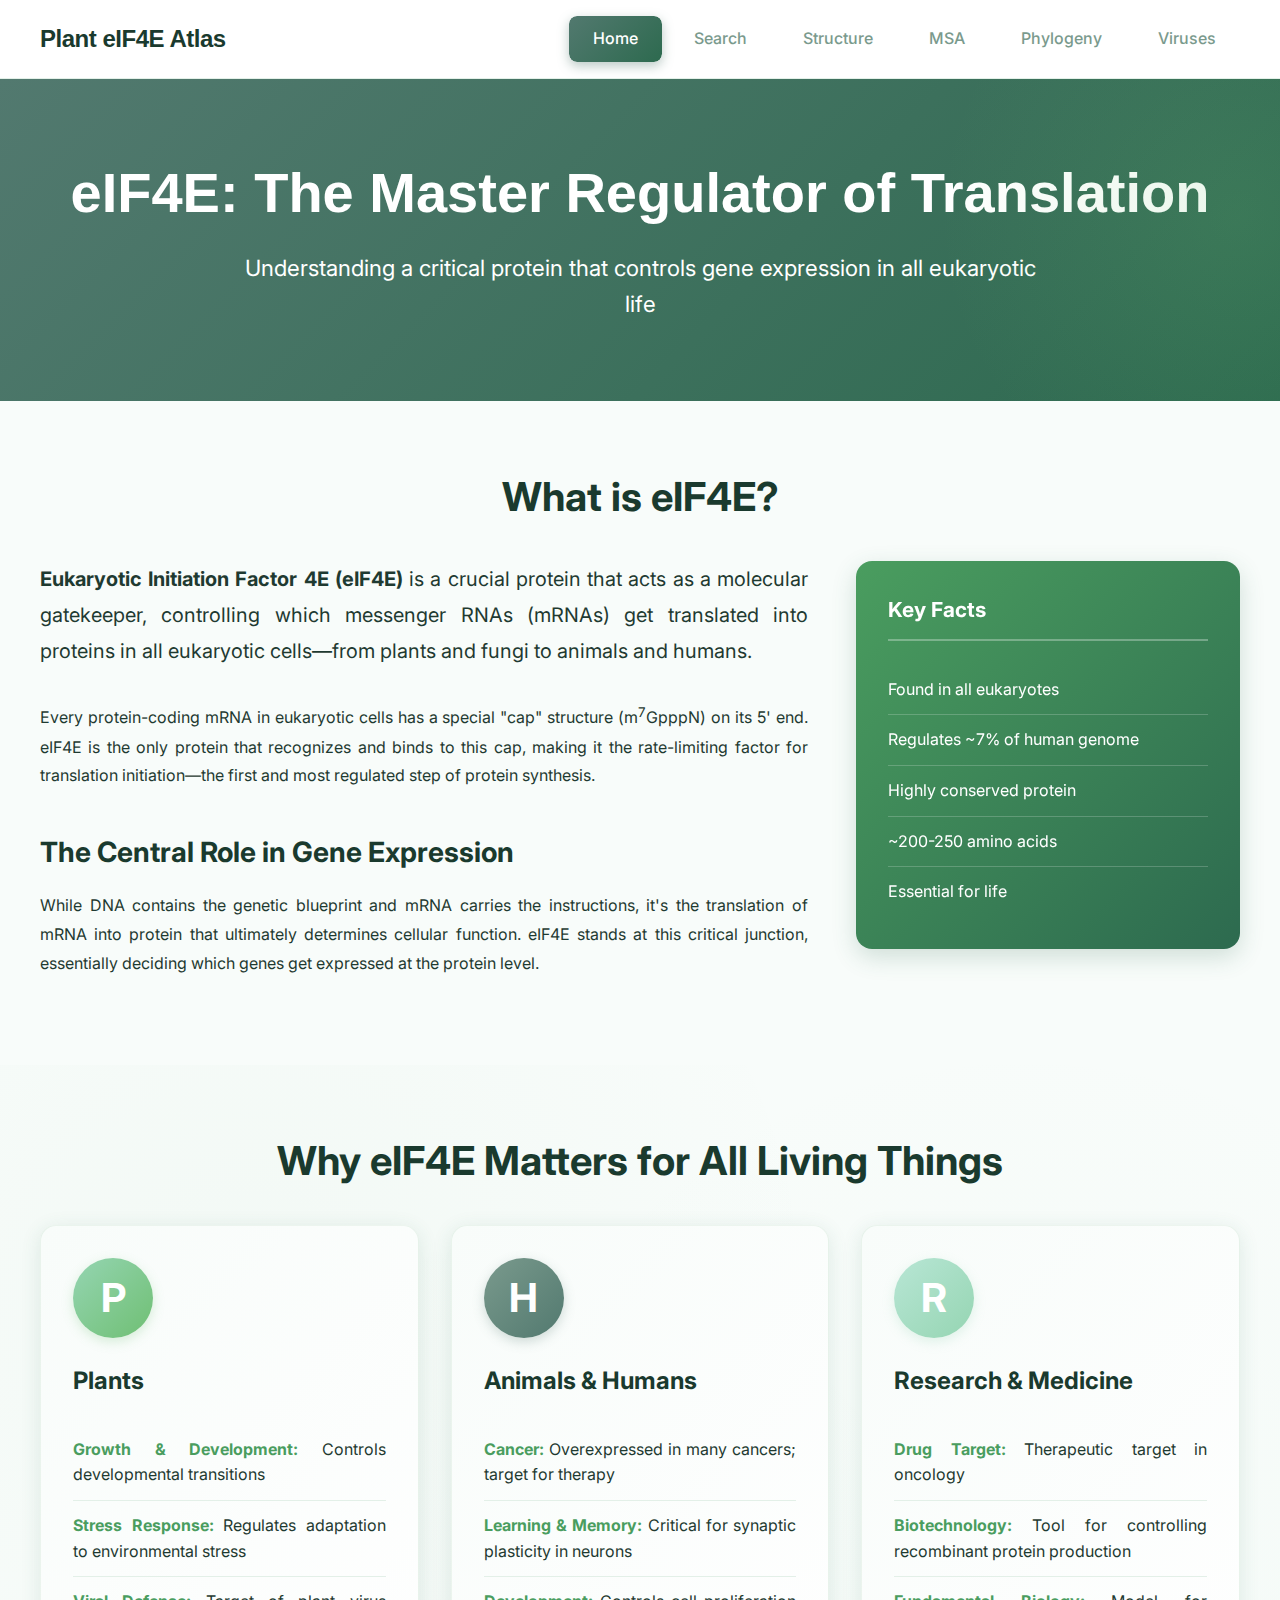
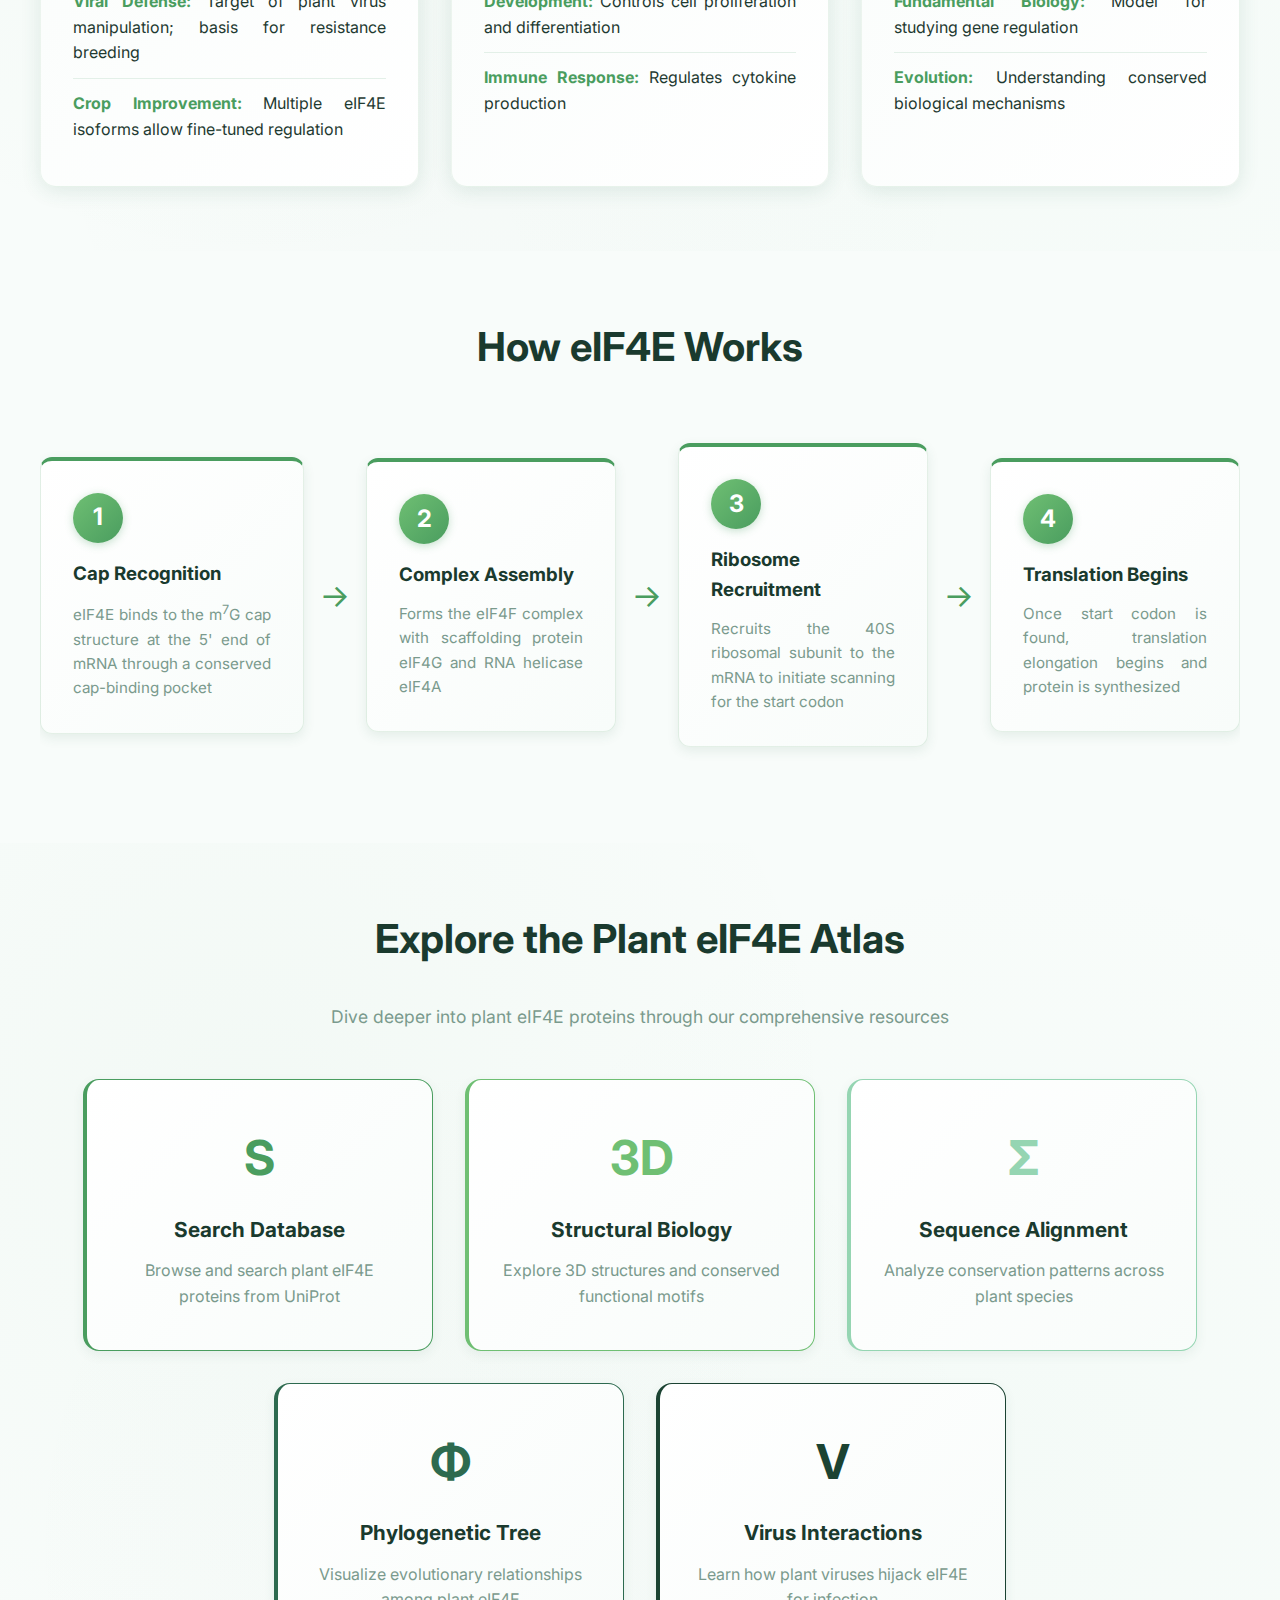
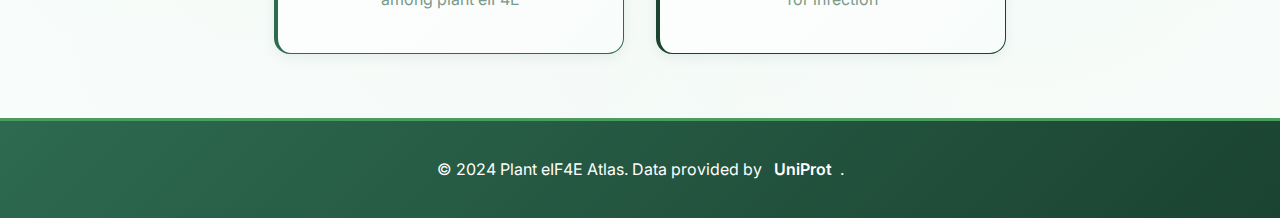
<file: index.html>
<!DOCTYPE html>
<html lang="en">

<head>
    <meta charset="UTF-8">
    <meta name="viewport" content="width=device-width, initial-scale=1.0">
    <title>Plant eIF4E Atlas - Home</title>
    <meta name="description" content="Understanding eukaryotic translation initiation factor 4E in plants">

    <!-- Google Fonts -->
    <link rel="preconnect" href="https://fonts.googleapis.com">
    <link rel="preconnect" href="https://fonts.gstatic.com" crossorigin>
    <link
        href="https://fonts.googleapis.com/css2?family=Inter:wght@300;400;500;600;700&family=Playfair+Display:wght@700&display=swap"
        rel="stylesheet">

    <!-- Custom CSS -->
    <link rel="stylesheet" href="css/style.css">
    <link rel="stylesheet" href="css/home.css">
</head>

<body>
    <!-- Header -->
    <header class="main-header">
        <nav class="nav-container">
            <div class="logo">Plant eIF4E Atlas</div>
            <div class="main-nav">
                <a href="home.html" class="nav-link active nav-home">Home</a>
                <a href="search.html" class="nav-link nav-search">Search</a>
                <a href="structural-biology.html" class="nav-link nav-structure">Structure</a>
                <a href="msa.html" class="nav-link nav-msa">MSA</a>
                <a href="phylogeny.html" class="nav-link nav-phylogeny">Phylogeny</a>
                <a href="virus-interactions.html" class="nav-link nav-viruses">Viruses</a>
            </div>
        </nav>
    </header>

    <!-- Main Content -->
    <main class="home-main">
        <!-- Hero -->
        <section class="home-hero">
            <h1>eIF4E: The Master Regulator of Translation</h1>
            <p class="hero-subtitle">Understanding a critical protein that controls gene expression in all eukaryotic
                life</p>
        </section>

        <!-- What is eIF4E -->
        <section class="content-section">
            <div class="section-container">
                <h2>What is eIF4E?</h2>
                <div class="content-layout">
                    <div class="content-main">
                        <p class="lead"><strong>Eukaryotic Initiation Factor 4E (eIF4E)</strong> is a crucial protein
                            that acts as a molecular gatekeeper, controlling which messenger RNAs (mRNAs) get translated
                            into proteins in all eukaryotic cells—from plants and fungi to animals and humans.</p>

                        <p>Every protein-coding mRNA in eukaryotic cells has a special "cap" structure
                            (m<sup>7</sup>GpppN) on its 5' end. eIF4E is the only protein that recognizes and binds to
                            this cap, making it the rate-limiting factor for translation initiation—the first and most
                            regulated step of protein synthesis.</p>

                        <h3>The Central Role in Gene Expression</h3>
                        <p>While DNA contains the genetic blueprint and mRNA carries the instructions, it's the
                            translation of mRNA into protein that ultimately determines cellular function. eIF4E stands
                            at this critical junction, essentially deciding which genes get expressed at the protein
                            level.</p>
                    </div>
                    <div class="content-sidebar">
                        <div class="fact-box">
                            <h4>Key Facts</h4>
                            <ul>
                                <li>Found in all eukaryotes</li>
                                <li>Regulates ~7% of human genome</li>
                                <li>Highly conserved protein</li>
                                <li>~200-250 amino acids</li>
                                <li>Essential for life</li>
                            </ul>
                        </div>
                    </div>
                </div>
            </div>
        </section>

        <!-- Importance Across Life -->
        <section class="content-section dark-bg">
            <div class="section-container">
                <h2>Why eIF4E Matters for All Living Things</h2>

                <div class="importance-grid">
                    <div class="importance-card">
                        <div class="icon-wrapper green">P</div>
                        <h3>Plants</h3>
                        <ul>
                            <li><strong>Growth & Development:</strong> Controls developmental transitions</li>
                            <li><strong>Stress Response:</strong> Regulates adaptation to environmental stress</li>
                            <li><strong>Viral Defense:</strong> Target of plant virus manipulation; basis for resistance
                                breeding</li>
                            <li><strong>Crop Improvement:</strong> Multiple eIF4E isoforms allow fine-tuned regulation
                            </li>
                        </ul>
                    </div>

                    <div class="importance-card">
                        <div class="icon-wrapper blue">H</div>
                        <h3>Animals & Humans</h3>
                        <ul>
                            <li><strong>Cancer:</strong> Overexpressed in many cancers; target for therapy</li>
                            <li><strong>Learning & Memory:</strong> Critical for synaptic plasticity in neurons</li>
                            <li><strong>Development:</strong> Controls cell proliferation and differentiation</li>
                            <li><strong>Immune Response:</strong> Regulates cytokine production</li>
                        </ul>
                    </div>

                    <div class="importance-card">
                        <div class="icon-wrapper purple">R</div>
                        <h3>Research & Medicine</h3>
                        <ul>
                            <li><strong>Drug Target:</strong> Therapeutic target in oncology</li>
                            <li><strong>Biotechnology:</strong> Tool for controlling recombinant protein production</li>
                            <li><strong>Fundamental Biology:</strong> Model for studying gene regulation</li>
                            <li><strong>Evolution:</strong> Understanding conserved biological mechanisms</li>
                        </ul>
                    </div>
                </div>
            </div>
        </section>

        <!-- How it Works -->
        <section class="content-section">
            <div class="section-container">
                <h2>How eIF4E Works</h2>
                <div class="mechanism-flow">
                    <div class="step-card">
                        <div class="step-number">1</div>
                        <h3>Cap Recognition</h3>
                        <p>eIF4E binds to the m<sup>7</sup>G cap structure at the 5' end of mRNA through a conserved
                            cap-binding pocket</p>
                    </div>
                    <div class="arrow">→</div>
                    <div class="step-card">
                        <div class="step-number">2</div>
                        <h3>Complex Assembly</h3>
                        <p>Forms the eIF4F complex with scaffolding protein eIF4G and RNA helicase eIF4A</p>
                    </div>
                    <div class="arrow">→</div>
                    <div class="step-card">
                        <div class="step-number">3</div>
                        <h3>Ribosome Recruitment</h3>
                        <p>Recruits the 40S ribosomal subunit to the mRNA to initiate scanning for the start codon</p>
                    </div>
                    <div class="arrow">→</div>
                    <div class="step-card">
                        <div class="step-number">4</div>
                        <h3>Translation Begins</h3>
                        <p>Once start codon is found, translation elongation begins and protein is synthesized</p>
                    </div>
                </div>
            </div>
        </section>

        <!-- Explore Section -->
        <section class="content-section dark-bg">
            <div class="section-container">
                <h2>Explore the Plant eIF4E Atlas</h2>
                <p class="section-intro">Dive deeper into plant eIF4E proteins through our comprehensive resources</p>

                <div class="explore-grid">
                    <a href="search.html" class="explore-card card-search">
                        <div class="card-icon">S</div>
                        <h3>Search Database</h3>
                        <p>Browse and search plant eIF4E proteins from UniProt</p>
                    </a>

                    <a href="structural-biology.html" class="explore-card card-structure">
                        <div class="card-icon">3D</div>
                        <h3>Structural Biology</h3>
                        <p>Explore 3D structures and conserved functional motifs</p>
                    </a>

                    <a href="msa.html" class="explore-card card-msa">
                        <div class="card-icon">Σ</div>
                        <h3>Sequence Alignment</h3>
                        <p>Analyze conservation patterns across plant species</p>
                    </a>

                    <a href="phylogeny.html" class="explore-card card-phylogeny">
                        <div class="card-icon">Φ</div>
                        <h3>Phylogenetic Tree</h3>
                        <p>Visualize evolutionary relationships among plant eIF4E</p>
                    </a>

                    <a href="virus-interactions.html" class="explore-card card-viruses">
                        <div class="card-icon">V</div>
                        <h3>Virus Interactions</h3>
                        <p>Learn how plant viruses hijack eIF4E for infection</p>
                    </a>
                </div>
            </div>
        </section>
    </main>

    <!-- Footer -->
    <footer class="main-footer">
        <p>&copy; 2024 Plant eIF4E Atlas. Data provided by <a href="https://www.uniprot.org/"
                target="_blank">UniProt</a>.</p>
    </footer>
</body>

</html>
</file>
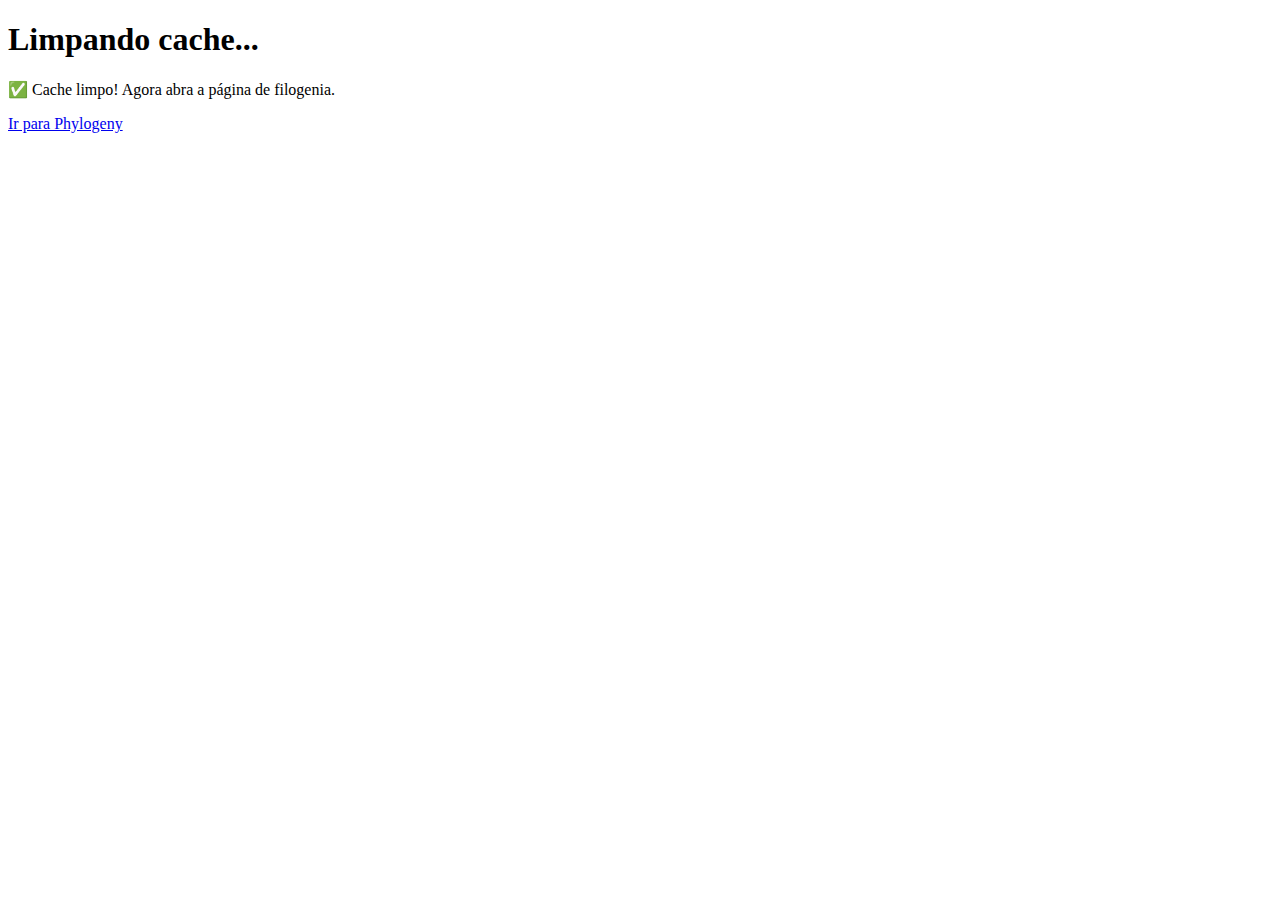
<file: CLEAR_CACHE.html>
<!DOCTYPE html>
<html>

<head>
    <title>Clear Cache</title>
</head>

<body>
    <h1>Limpando cache...</h1>
    <script>
        // Limpa o cache de taxonomia
        localStorage.removeItem('eif4e_taxonomy_data');
        document.body.innerHTML += '<p>✅ Cache limpo! Agora abra a página de filogenia.</p>';
        document.body.innerHTML += '<p><a href="phylogeny.html">Ir para Phylogeny</a></p>';
    </script>
</body>

</html>
</file>
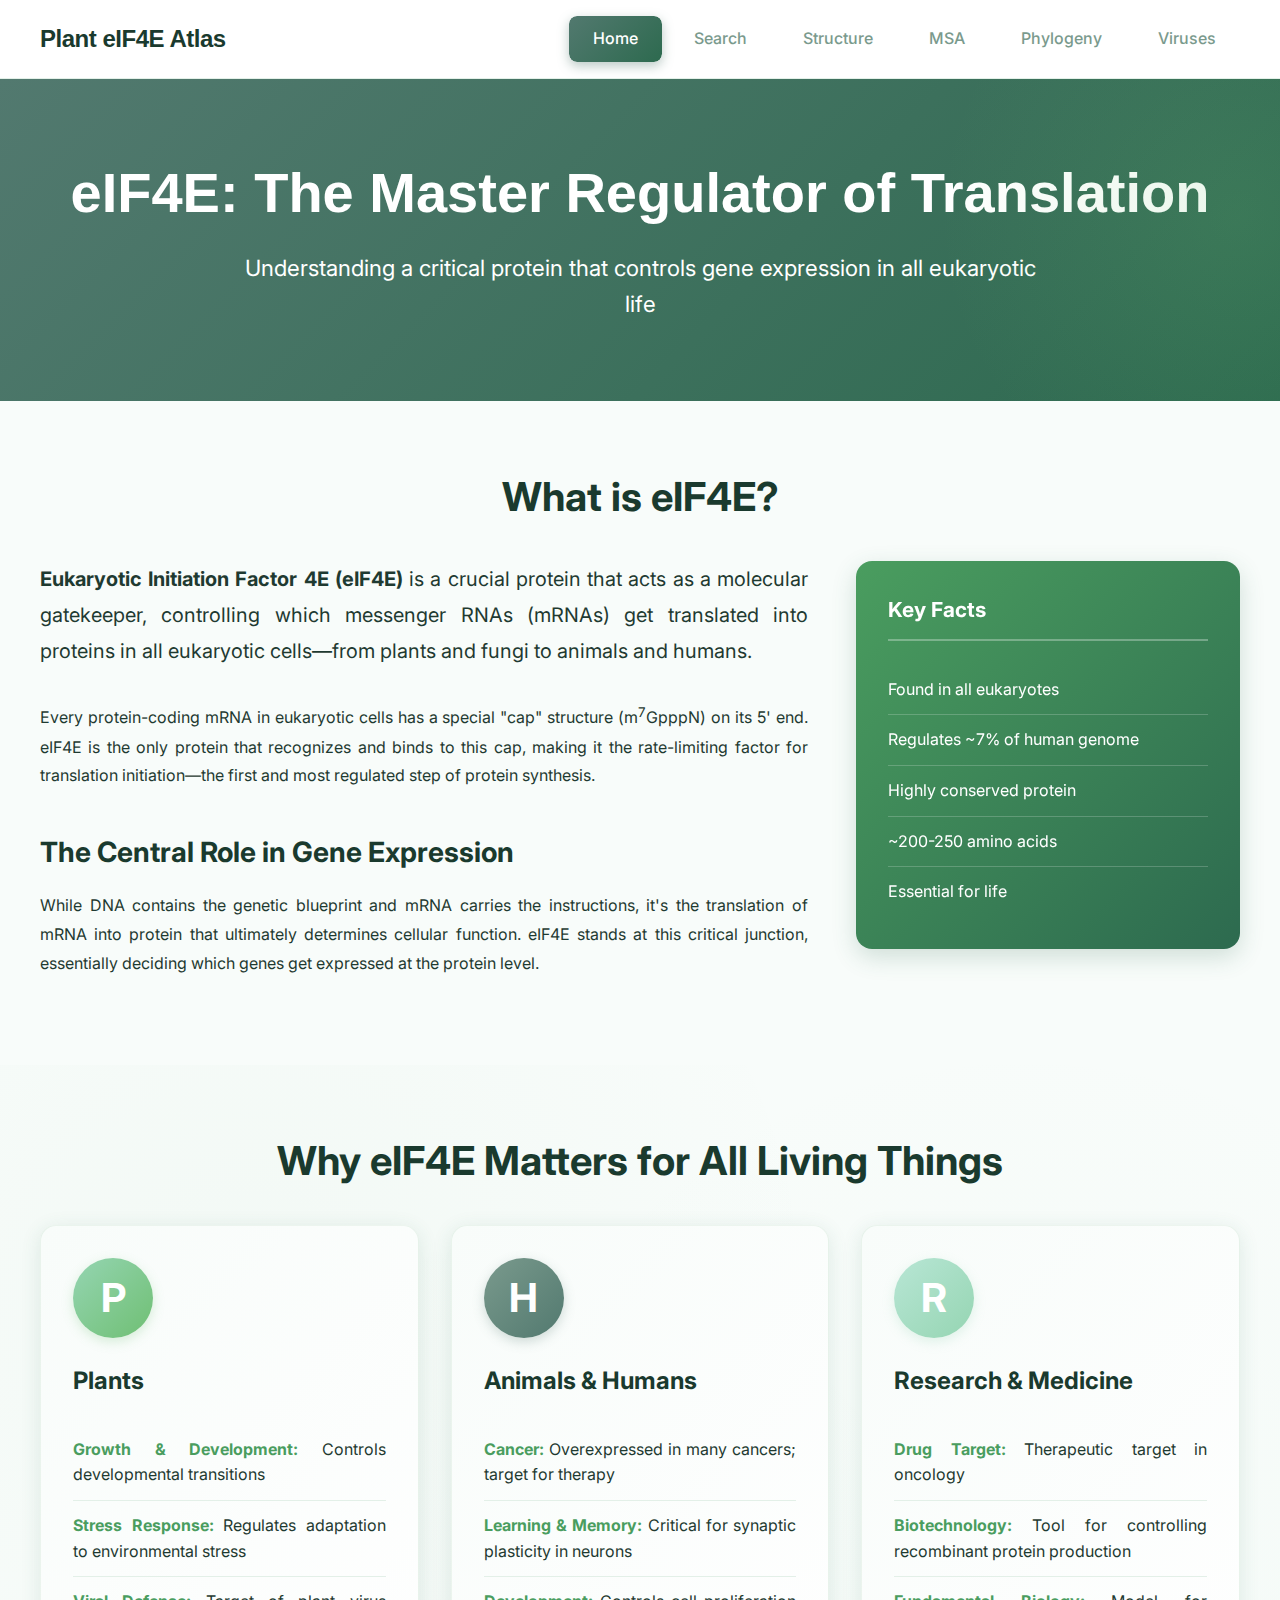
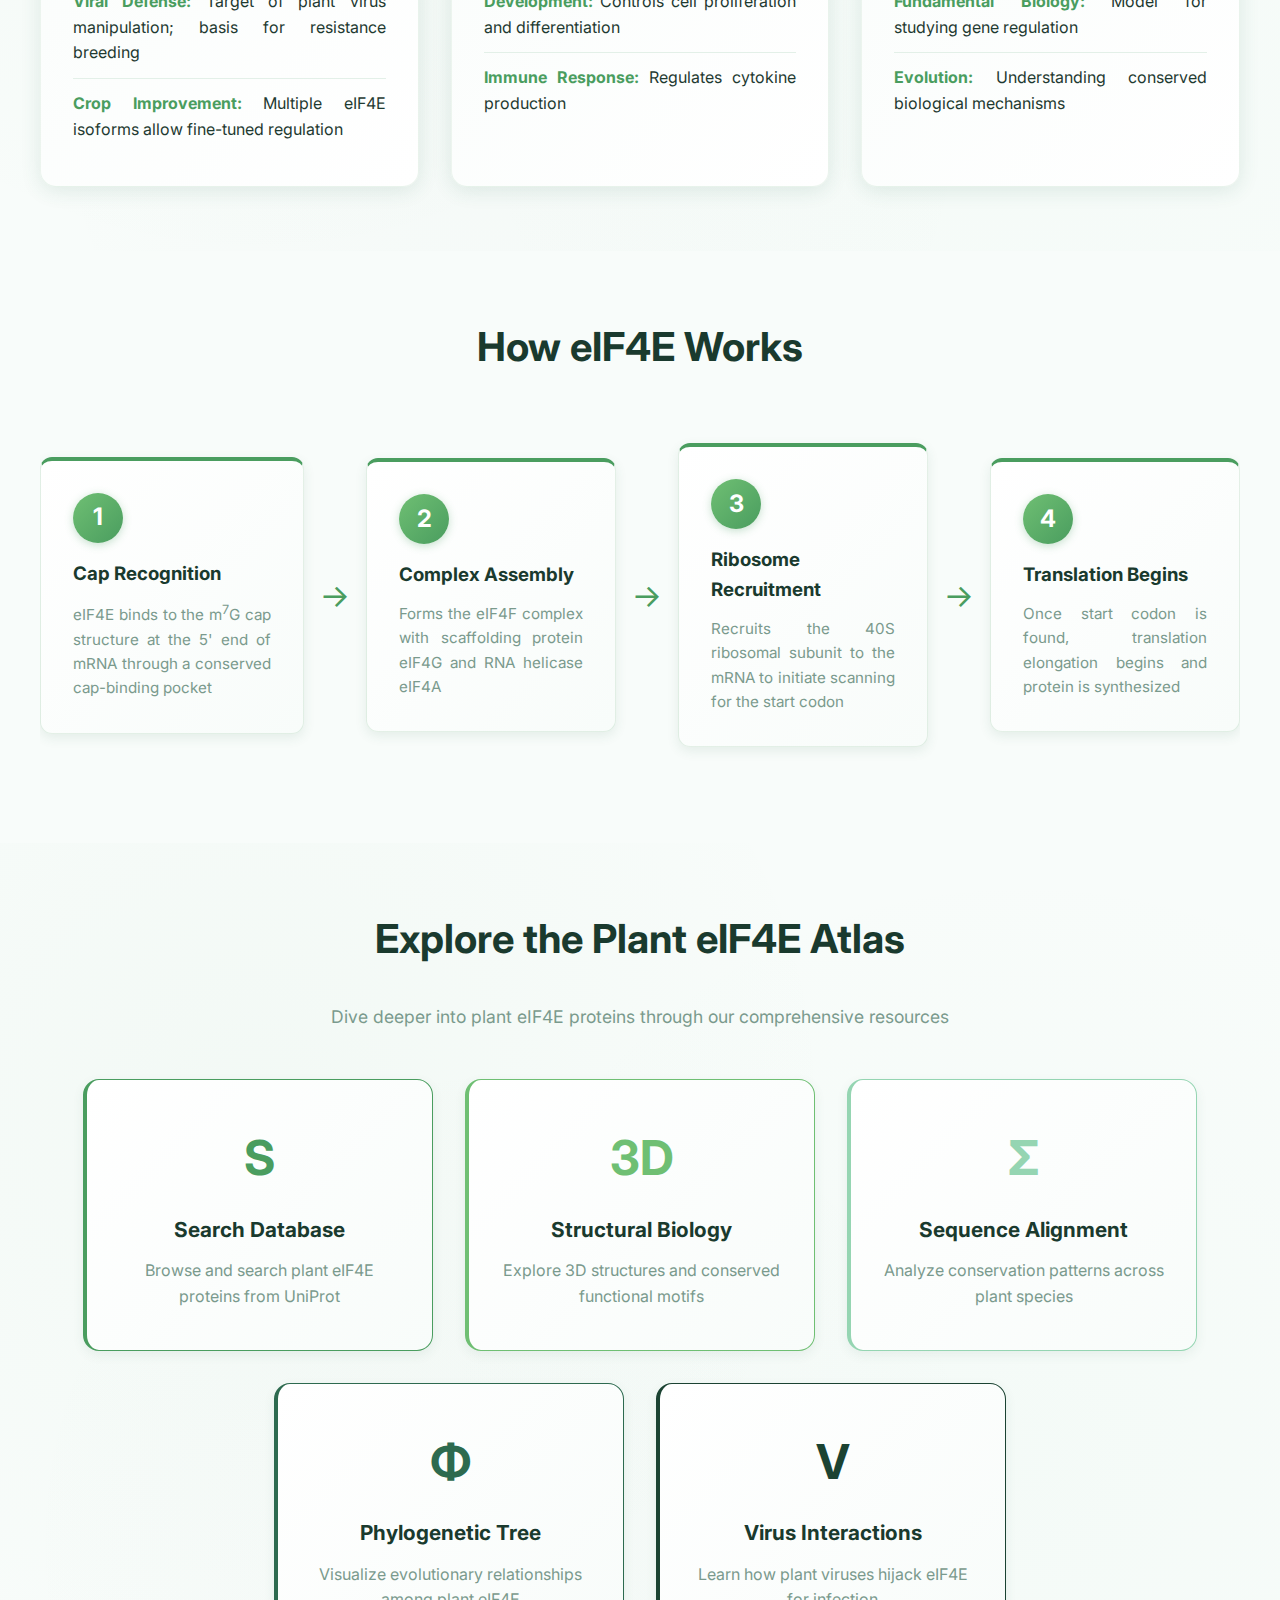
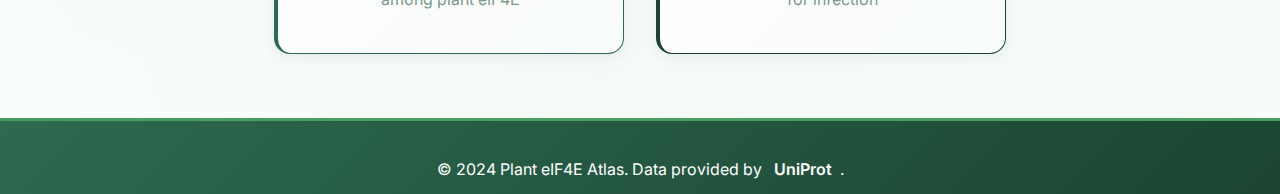
<file: home.html>
<!DOCTYPE html>
<html lang="en">

<head>
    <meta charset="UTF-8">
    <meta http-equiv="refresh" content="0; url=index.html">
    <title>Redirecting to Home...</title>
    <style>
        body {
            font-family: Arial, sans-serif;
            display: flex;
            justify-content: center;
            align-items: center;
            height: 100vh;
            margin: 0;
            background: linear-gradient(135deg, #667eea 0%, #764ba2 100%);
            color: white;
        }
    </style>
</head>

<body>
    <div>
        <h1>Redirecting to Home...</h1>
        <p>If you are not redirected automatically, <a href="index.html" style="color: white;">click here</a>.</p>
    </div>
</body>

</html>
</file>
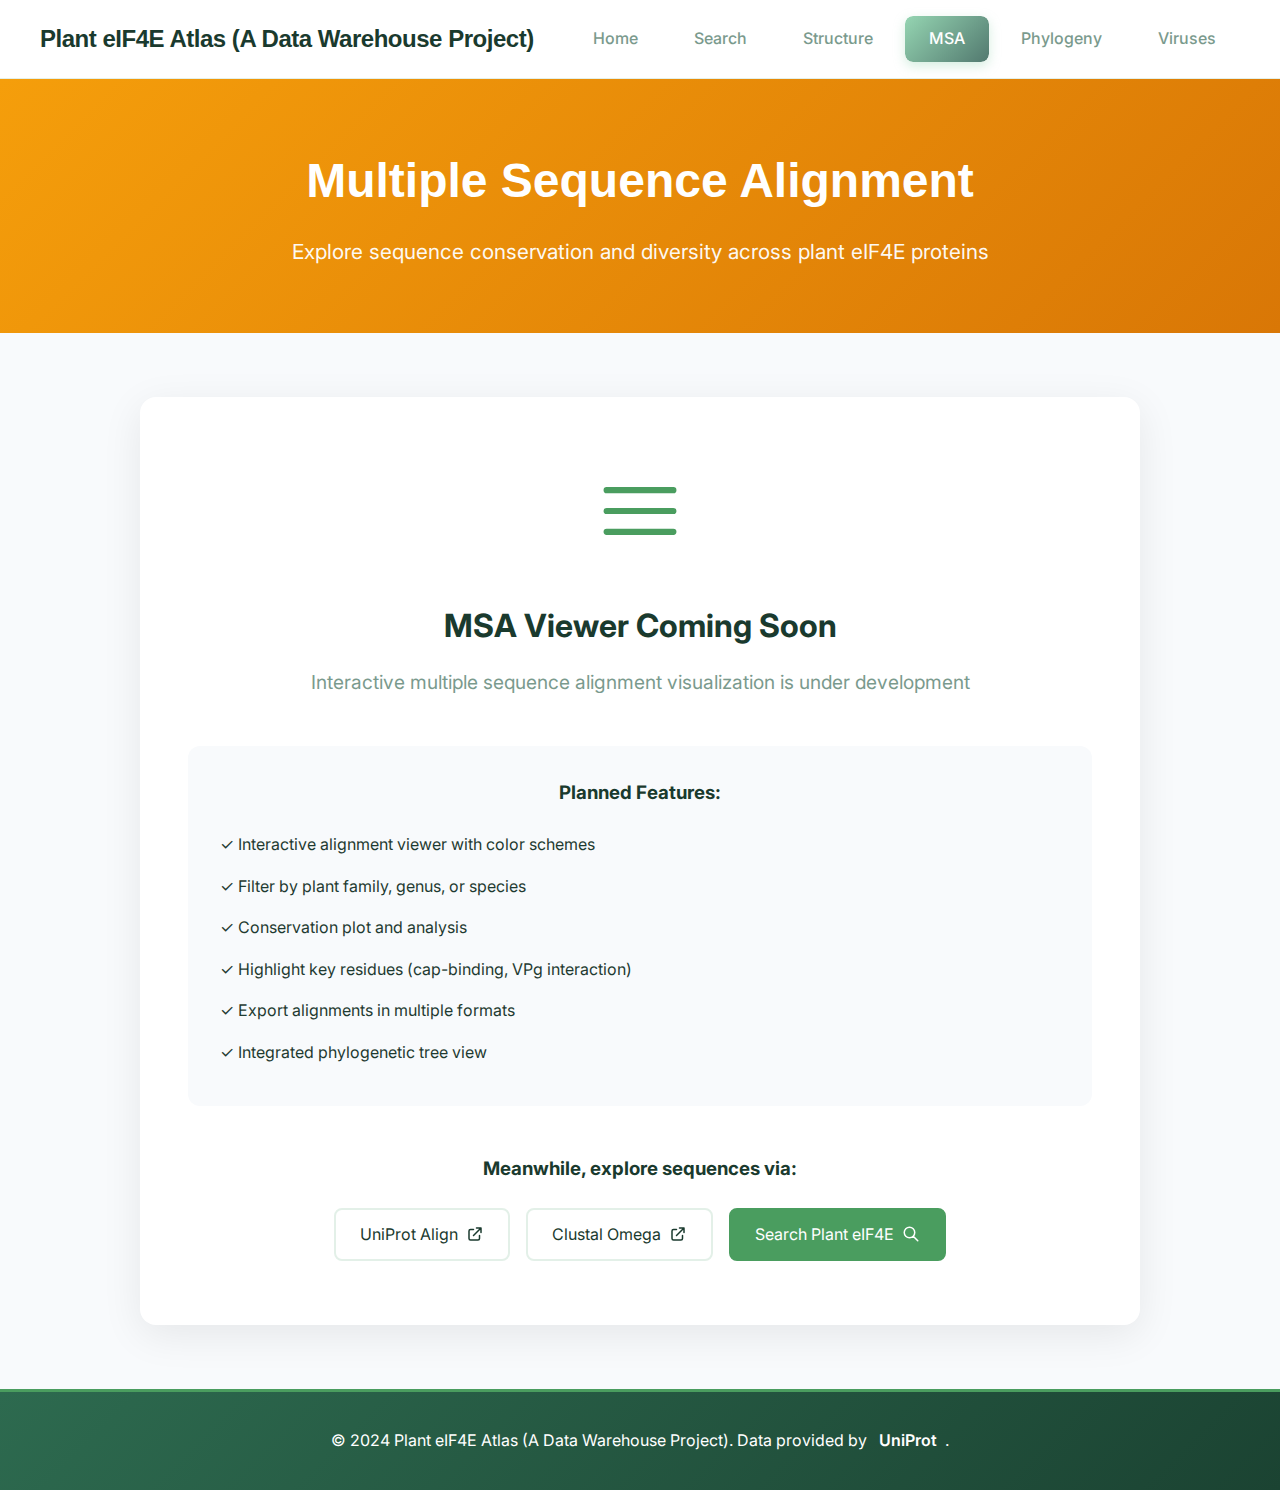
<file: msa.html>
<!DOCTYPE html>
<html lang="en">

<head>
    <meta charset="UTF-8">
    <meta name="viewport" content="width=device-width, initial-scale=1.0">
    <title>MSA - Plant eIF4E Atlas (A Data Warehouse Project)</title>
    <meta name="description" content="Interactive multiple sequence alignment of plant eIF4E proteins">

    <!-- Google Fonts -->
    <link rel="preconnect" href="https://fonts.googleapis.com">
    <link rel="preconnect" href="https://fonts.gstatic.com" crossorigin>
    <link
        href="https://fonts.googleapis.com/css2?family=Inter:wght@300;400;500;600;700&family=Playfair+Display:wght@700&display=swap"
        rel="stylesheet">

    <!-- Custom CSS -->
    <link rel="stylesheet" href="css/style.css">
    <link rel="stylesheet" href="css/msa.css">
</head>

<body>
    <!-- Header -->
    <header class="main-header">
        <nav class="nav-container">
            <div class="logo">Plant eIF4E Atlas (A Data Warehouse Project)</div>
            <div class="main-nav">
                <a href="index.html" class="nav-link nav-home">Home</a>
                <a href="search.html" class="nav-link nav-search">Search</a>
                <a href="structural-biology.html" class="nav-link nav-structure">Structure</a>
                <a href="msa.html" class="nav-link active nav-msa">MSA</a>
                <a href="phylogeny.html" class="nav-link nav-phylogeny">Phylogeny</a>
                <a href="virus-interactions.html" class="nav-link nav-viruses">Viruses</a>
            </div>
        </nav>
    </header>

    <!-- Main Content -->
    <main class="msa-main">
        <!-- Hero -->
        <section class="msa-hero">
            <h1>Multiple Sequence Alignment</h1>
            <p>Explore sequence conservation and diversity across plant eIF4E proteins</p>
        </section>

        <!-- MSA Viewer (Placeholder) -->
        <section class="msa-section">
            <div class="msa-container">
                <div class="msa-placeholder">
                    <div class="placeholder-card">
                        <svg style="width: 100px; height: 100px; margin-bottom: 2rem; color: var(--accent-color);"
                            fill="none" stroke="currentColor" viewBox="0 0 24 24">
                            <path stroke-linecap="round" stroke-linejoin="round" stroke-width="1.5"
                                d="M4 7h16M4 12h16M4 17h16"></path>
                        </svg>
                        <h2>MSA Viewer Coming Soon</h2>
                        <p class="large-text">Interactive multiple sequence alignment visualization is under development
                        </p>

                        <div class="features-preview">
                            <h3>Planned Features:</h3>
                            <ul>
                                <li>✓ Interactive alignment viewer with color schemes</li>
                                <li>✓ Filter by plant family, genus, or species</li>
                                <li>✓ Conservation plot and analysis</li>
                                <li>✓ Highlight key residues (cap-binding, VPg interaction)</li>
                                <li>✓ Export alignments in multiple formats</li>
                                <li>✓ Integrated phylogenetic tree view</li>
                            </ul>
                        </div>

                        <div class="alternative-resources">
                            <h3>Meanwhile, explore sequences via:</h3>
                            <div class="resource-links">
                                <a href="https://www.uniprot.org/align" target="_blank" class="resource-btn">
                                    <span>UniProt Align</span>
                                    <svg style="width: 18px; height: 18px;" fill="none" stroke="currentColor"
                                        viewBox="0 0 24 24">
                                        <path stroke-linecap="round" stroke-linejoin="round" stroke-width="2"
                                            d="M10 6H6a2 2 0 00-2 2v10a2 2 0 002 2h10a2 2 0 002-2v-4M14 4h6m0 0v6m0-6L10 14">
                                        </path>
                                    </svg>
                                </a>
                                <a href="https://www.ebi.ac.uk/Tools/msa/clustalo/" target="_blank"
                                    class="resource-btn">
                                    <span>Clustal Omega</span>
                                    <svg style="width: 18px; height: 18px;" fill="none" stroke="currentColor"
                                        viewBox="0 0 24 24">
                                        <path stroke-linecap="round" stroke-linejoin="round" stroke-width="2"
                                            d="M10 6H6a2 2 0 00-2 2v10a2 2 0 002 2h10a2 2 0 002-2v-4M14 4h6m0 0v6m0-6L10 14">
                                        </path>
                                    </svg>
                                </a>
                                <a href="search.html" class="resource-btn primary">
                                    <span>Search Plant eIF4E</span>
                                    <svg style="width: 18px; height: 18px;" fill="none" stroke="currentColor"
                                        viewBox="0 0 24 24">
                                        <path stroke-linecap="round" stroke-linejoin="round" stroke-width="2"
                                            d="M21 21l-6-6m2-5a7 7 0 11-14 0 7 7 0 0114 0z"></path>
                                    </svg>
                                </a>
                            </div>
                        </div>
                    </div>
                </div>
            </div>
        </section>
    </main>

    <!-- Footer -->
    <footer class="main-footer">
        <p>&copy; 2024 Plant eIF4E Atlas (A Data Warehouse Project). Data provided by <a href="https://www.uniprot.org/"
                target="_blank">UniProt</a>.</p>
    </footer>
</body>

</html>
</file>
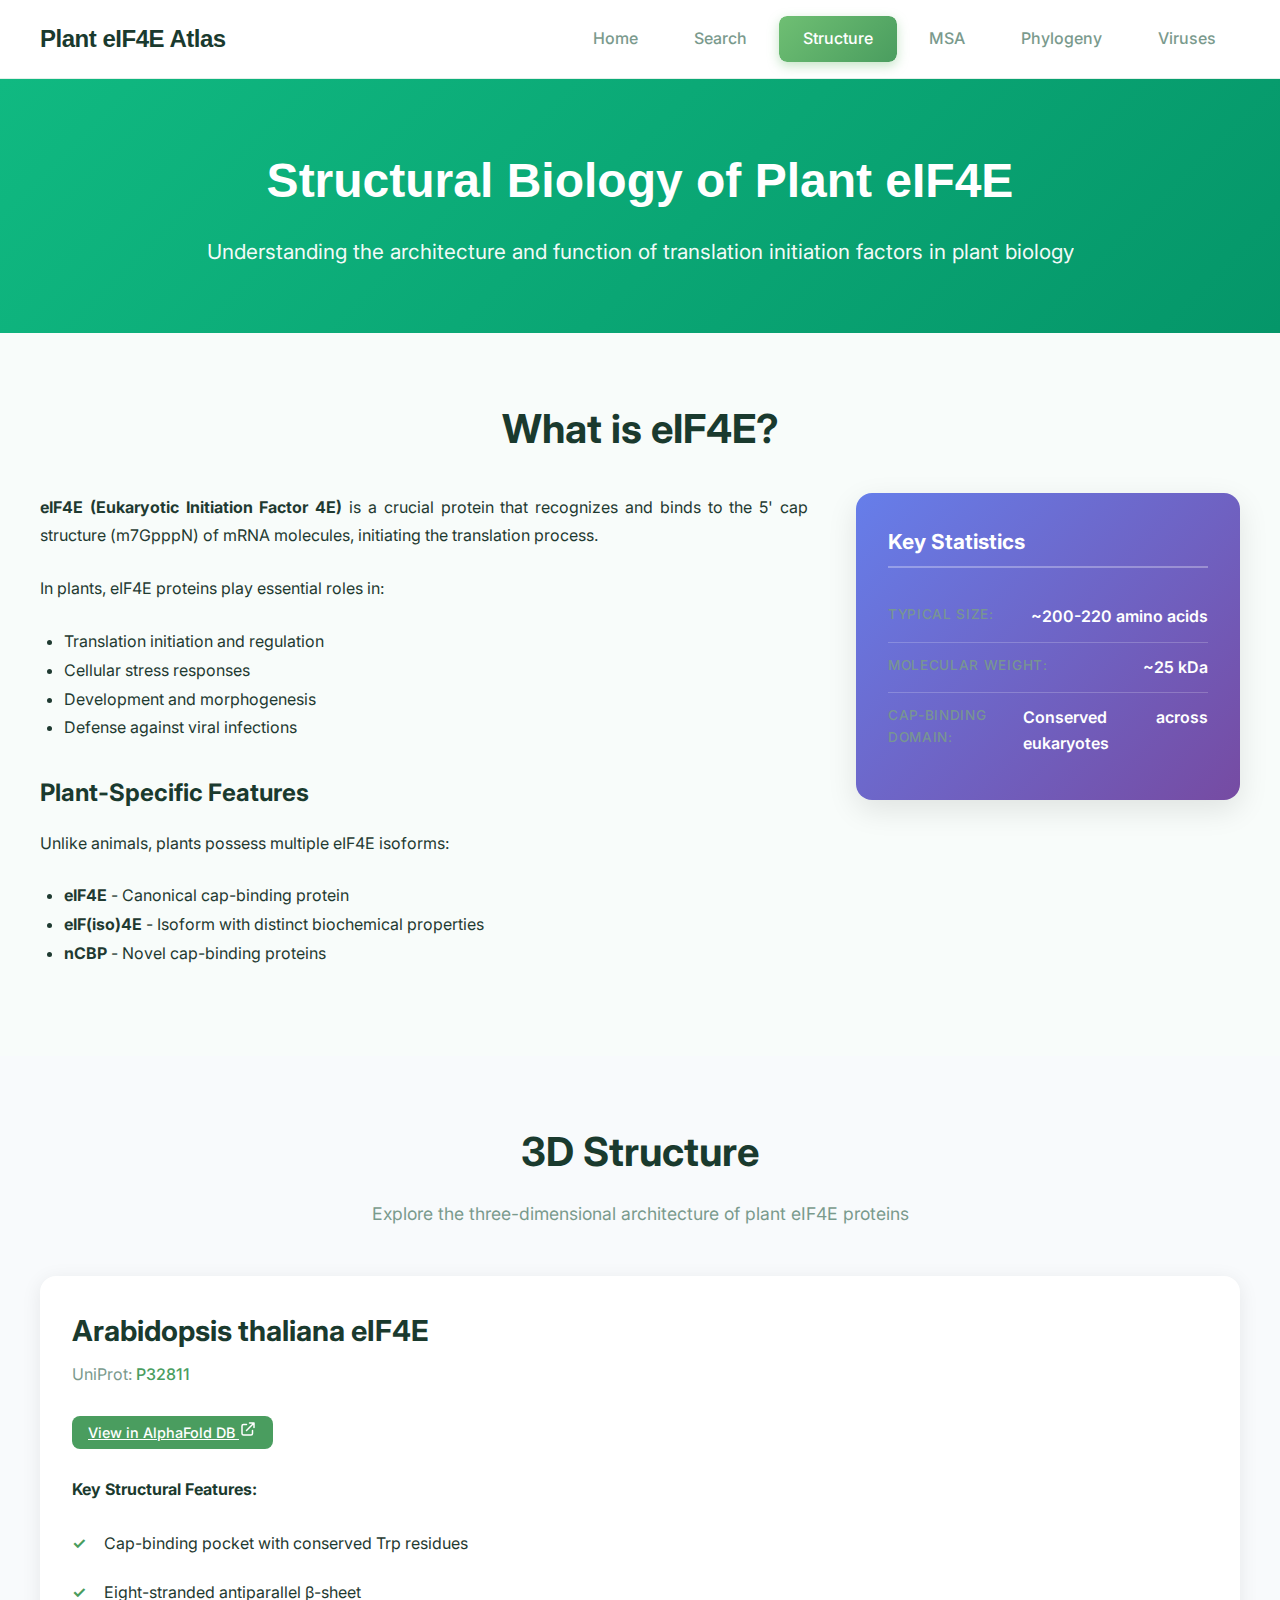
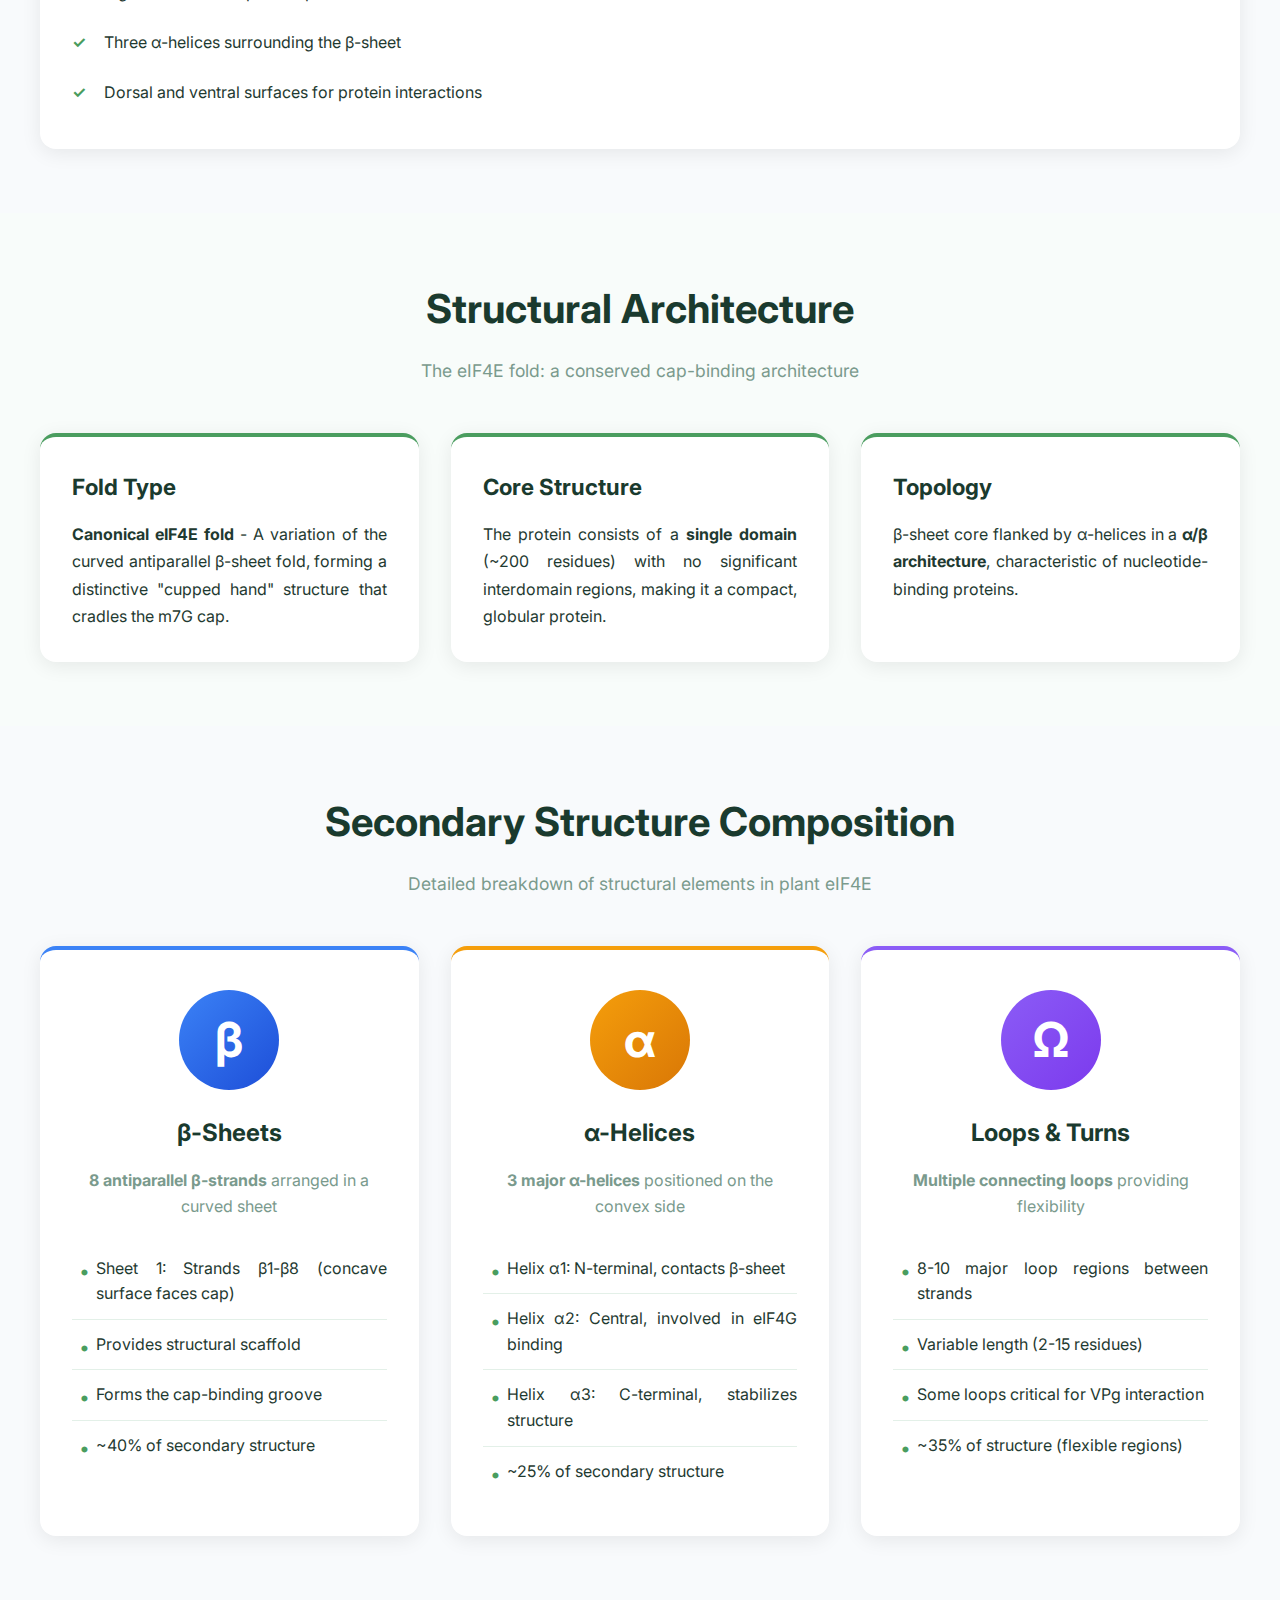
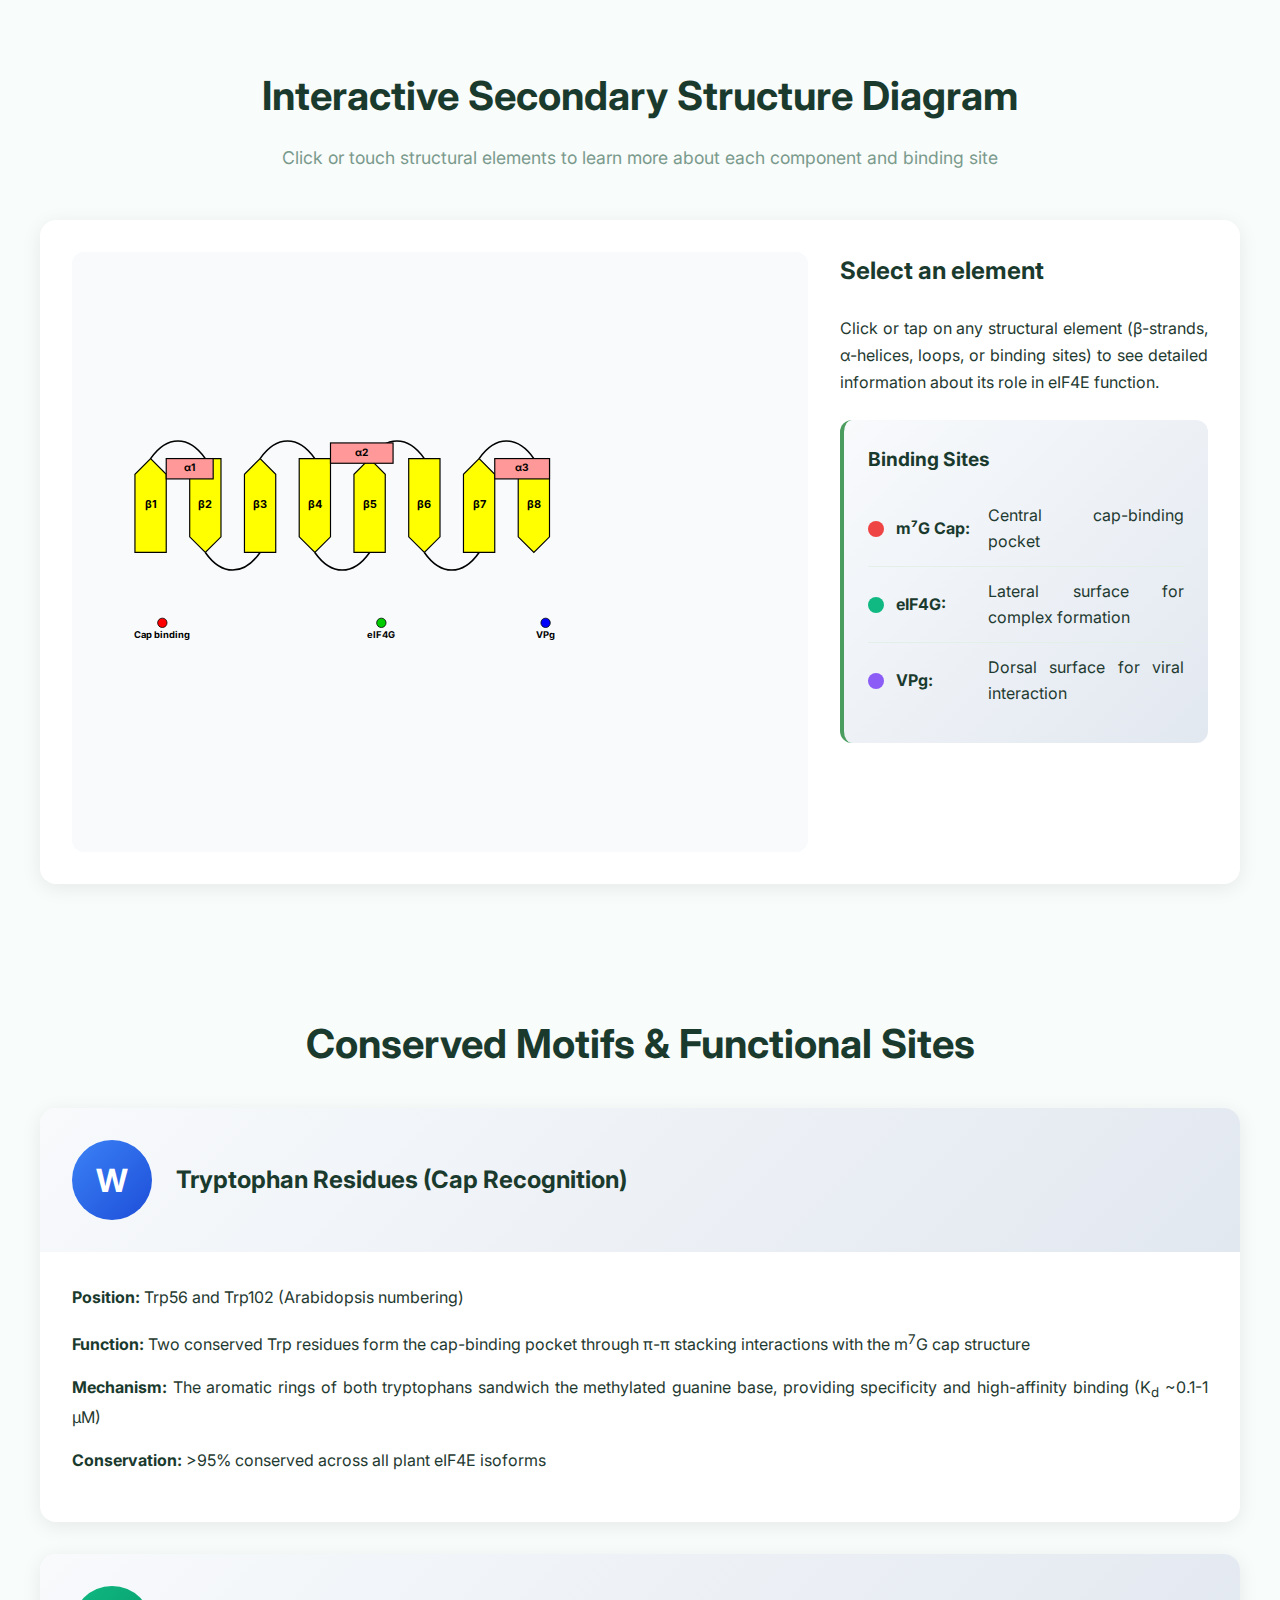
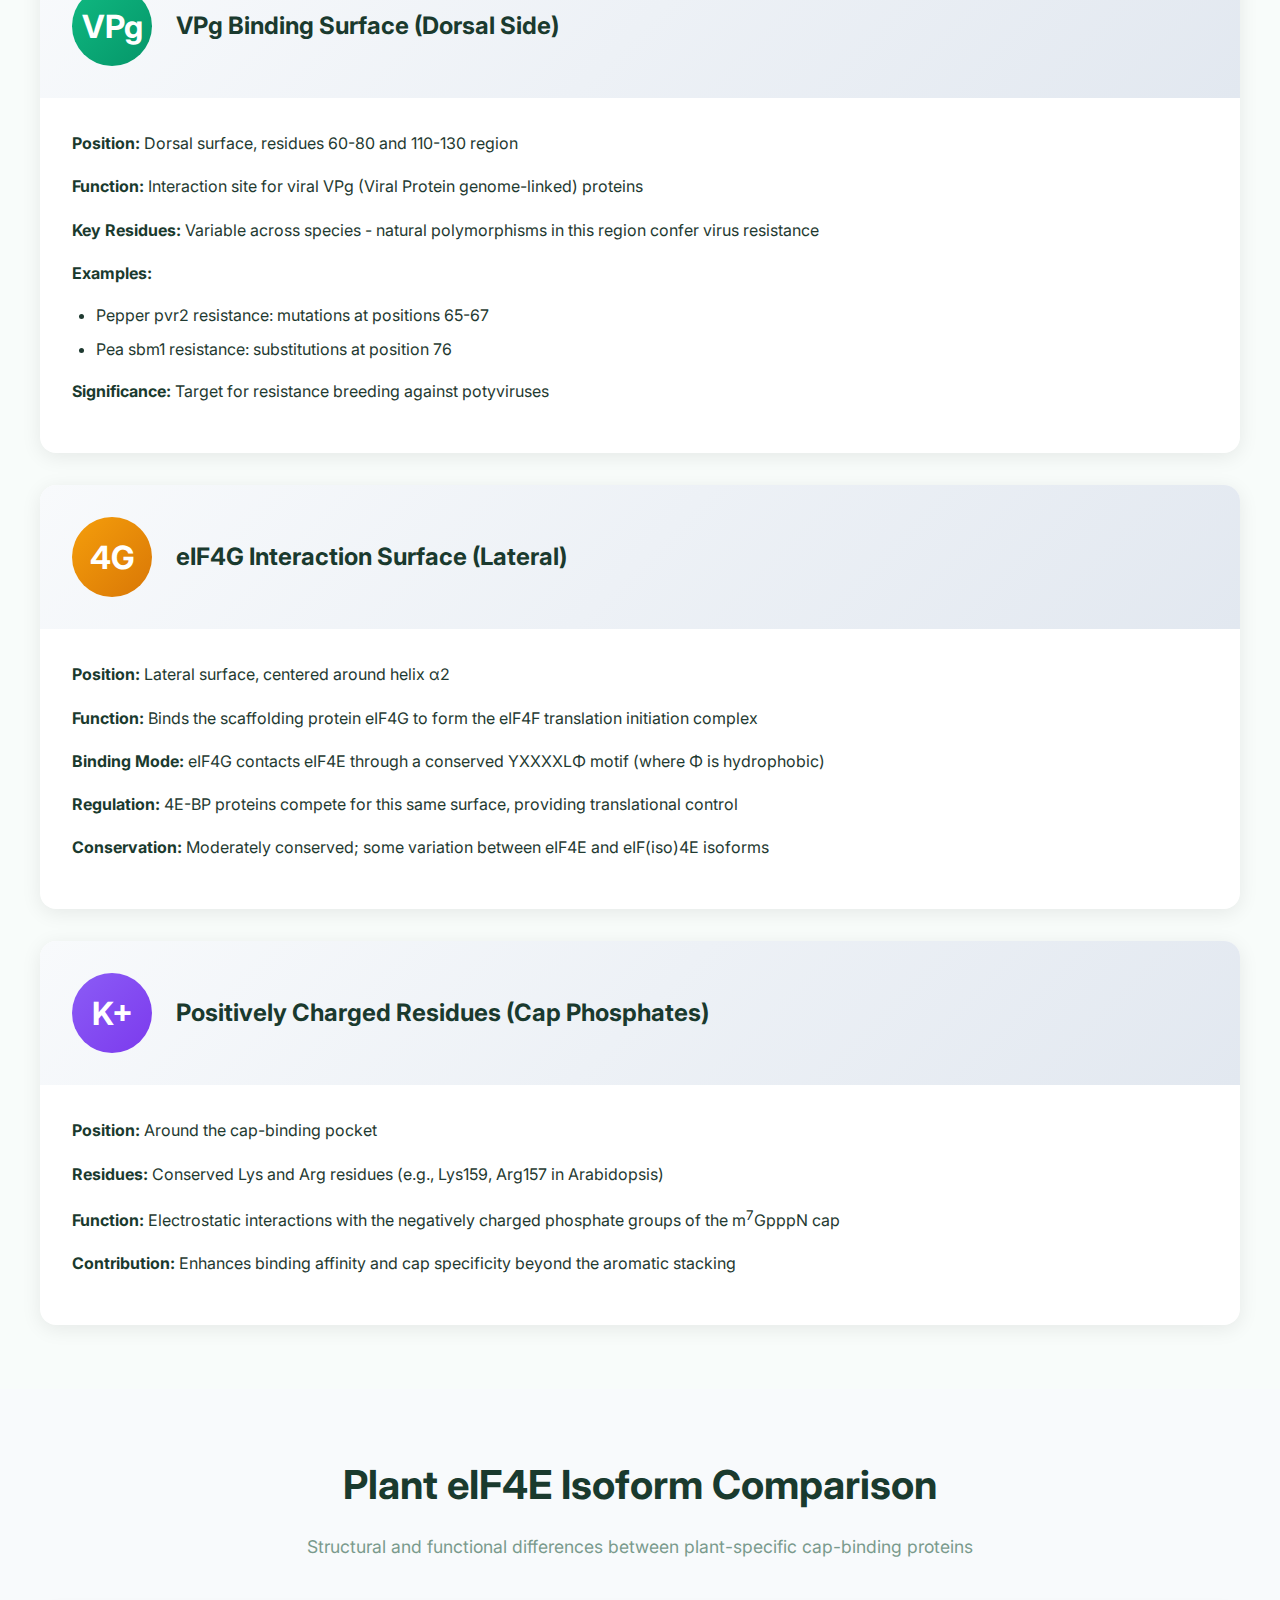
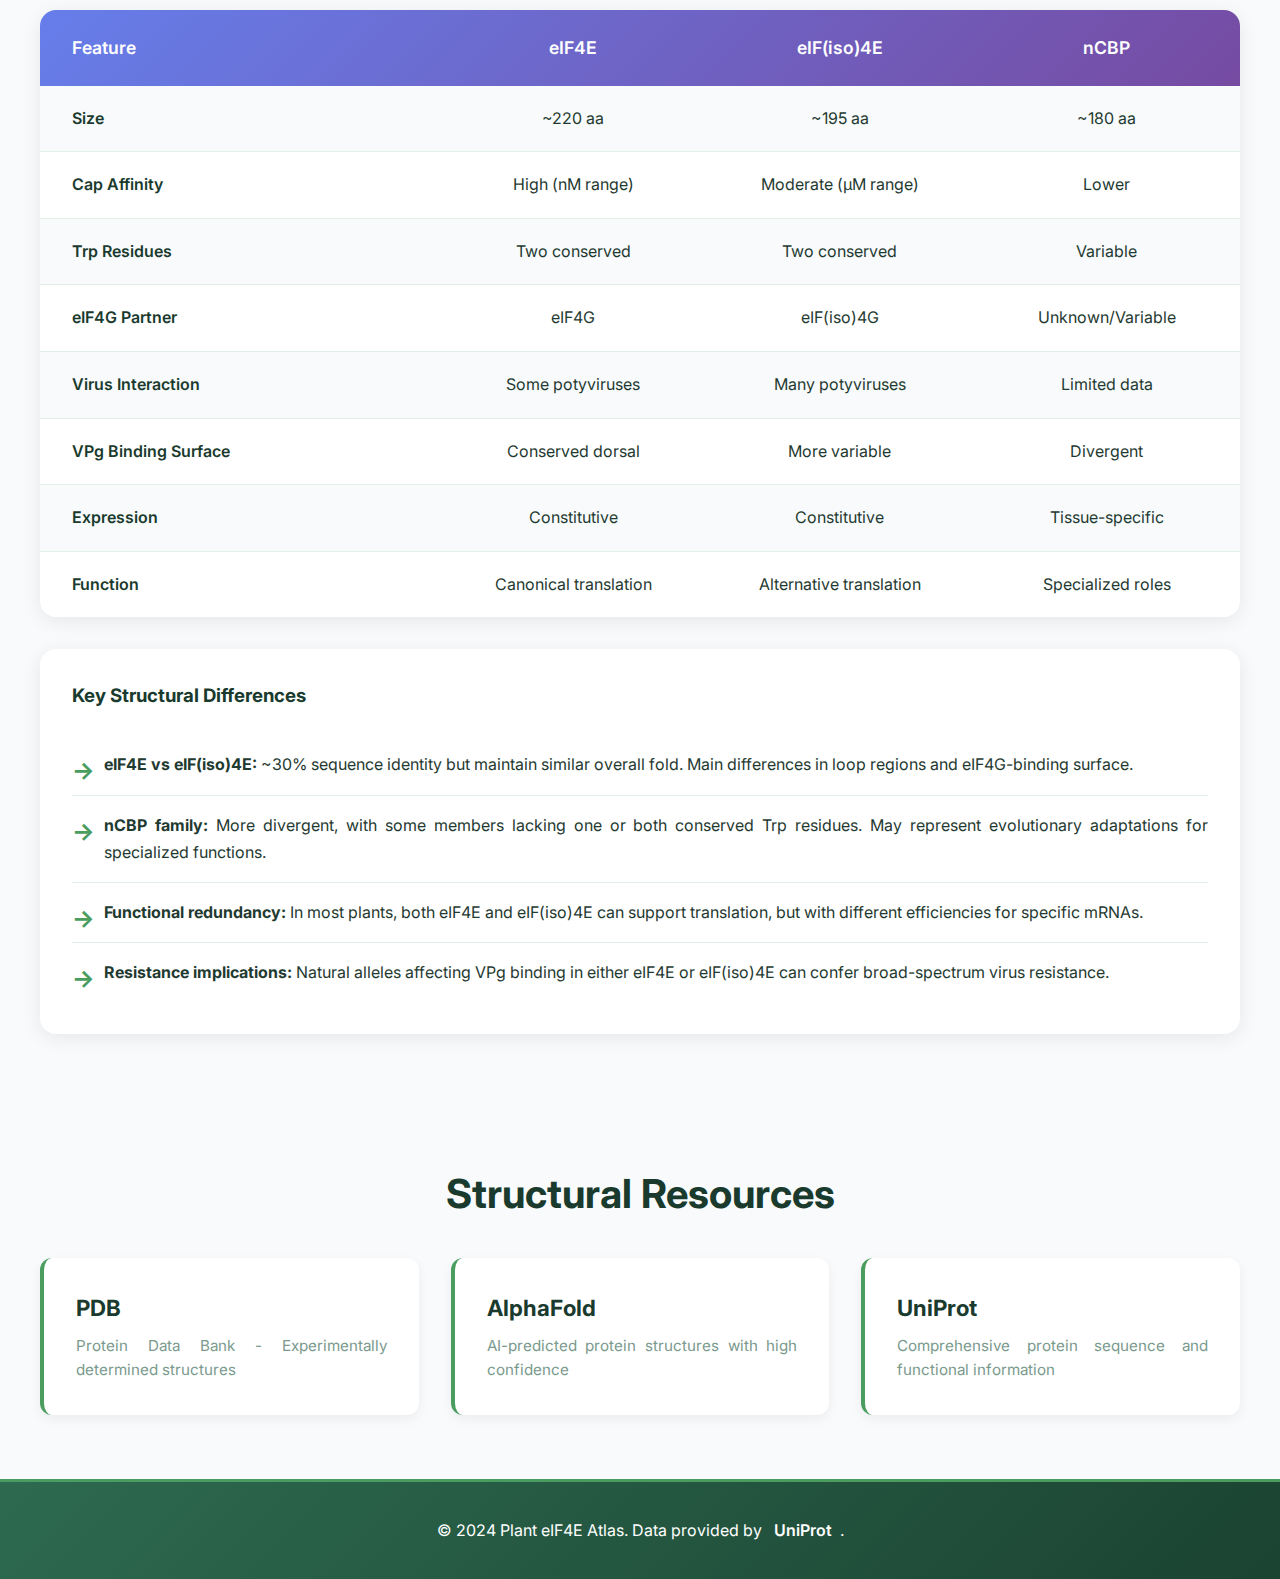
<file: structural-biology.html>
<!DOCTYPE html>
<html lang="en">

<head>
    <meta charset="UTF-8">
    <meta name="viewport" content="width=device-width, initial-scale=1.0">
    <title>Structural Biology - Plant eIF4E Atlas</title>
    <meta name="description" content="Explore the structural biology of plant eIF4E proteins">

    <!-- Google Fonts -->
    <link rel="preconnect" href="https://fonts.googleapis.com">
    <link rel="preconnect" href="https://fonts.gstatic.com" crossorigin>
    <link
        href="https://fonts.googleapis.com/css2?family=Inter:wght@300;400;500;600;700&family=Playfair+Display:wght@700&display=swap"
        rel="stylesheet">

    <!-- Custom CSS -->
    <link rel="stylesheet" href="css/style.css">
    <link rel="stylesheet" href="css/structural.css">

    <!-- Structure Diagram Script -->
    <script src="js/structure-diagram.js"></script>
</head>

<body>
    <!-- Header -->
    <header class="main-header">
        <nav class="nav-container">
            <div class="logo">Plant eIF4E Atlas</div>
            <div class="main-nav">
                <a href="index.html" class="nav-link nav-home">Home</a>
                <a href="search.html" class="nav-link nav-search">Search</a>
                <a href="structural-biology.html" class="nav-link active nav-structure">Structure</a>
                <a href="msa.html" class="nav-link nav-msa">MSA</a>
                <a href="phylogeny.html" class="nav-link nav-phylogeny">Phylogeny</a>
                <a href="virus-interactions.html" class="nav-link nav-viruses">Viruses</a>
            </div>
        </nav>
    </header>

    <!-- Main Content -->
    <main class="structural-main">
        <!-- Hero -->
        <section class="structural-hero">
            <h1>Structural Biology of Plant eIF4E</h1>
            <p>Understanding the architecture and function of translation initiation factors in plant biology</p>
        </section>

        <!-- Overview Section -->
        <section class="content-section">
            <div class="section-container">
                <h2>What is eIF4E?</h2>
                <div class="content-grid">
                    <div class="content-text">
                        <p><strong>eIF4E (Eukaryotic Initiation Factor 4E)</strong> is a crucial protein that recognizes
                            and binds to the 5' cap structure (m7GpppN) of mRNA molecules, initiating the translation
                            process.</p>

                        <p>In plants, eIF4E proteins play essential roles in:</p>
                        <ul>
                            <li>Translation initiation and regulation</li>
                            <li>Cellular stress responses</li>
                            <li>Development and morphogenesis</li>
                            <li>Defense against viral infections</li>
                        </ul>

                        <h3>Plant-Specific Features</h3>
                        <p>Unlike animals, plants possess multiple eIF4E isoforms:</p>
                        <ul>
                            <li><strong>eIF4E</strong> - Canonical cap-binding protein</li>
                            <li><strong>eIF(iso)4E</strong> - Isoform with distinct biochemical properties</li>
                            <li><strong>nCBP</strong> - Novel cap-binding proteins</li>
                        </ul>
                    </div>
                    <div class="content-visual">
                        <div class="info-card">
                            <h4>Key Statistics</h4>
                            <div class="stat-row">
                                <span class="stat-label">Typical Size:</span>
                                <span class="stat-value">~200-220 amino acids</span>
                            </div>
                            <div class="stat-row">
                                <span class="stat-label">Molecular Weight:</span>
                                <span class="stat-value">~25 kDa</span>
                            </div>
                            <div class="stat-row">
                                <span class="stat-label">Cap-binding Domain:</span>
                                <span class="stat-value">Conserved across eukaryotes</span>
                            </div>
                        </div>
                    </div>
                </div>
            </div>
        </section>

        <!-- 3D Structure Section -->
        <section class="content-section dark-bg">
            <div class="section-container">
                <h2>3D Structure</h2>
                <p class="section-intro">Explore the three-dimensional architecture of plant eIF4E proteins</p>

                <div class="structure-viewer-container">
                    <div class="viewer-card">
                        <h3>Arabidopsis thaliana eIF4E</h3>
                        <p class="accession-id">UniProt: <a href="https://www.uniprot.org/uniprotkb/P32811"
                                target="_blank">P32811</a></p>

                        <div class="structure-actions">
                            <a href="https://alphafold.ebi.ac.uk/entry/P32811" target="_blank" class="action-btn">
                                <span>View in AlphaFold DB</span>
                                <svg style="width: 18px; height: 18px;" fill="none" stroke="currentColor"
                                    viewBox="0 0 24 24">
                                    <path stroke-linecap="round" stroke-linejoin="round" stroke-width="2"
                                        d="M10 6H6a2 2 0 00-2 2v10a2 2 0 002 2h10a2 2 0 002-2v-4M14 4h6m0 0v6m0-6L10 14">
                                    </path>
                                </svg>
                            </a>
                        </div>

                        <div class="structure-features">
                            <h4>Key Structural Features:</h4>
                            <ul>
                                <li>Cap-binding pocket with conserved Trp residues</li>
                                <li>Eight-stranded antiparallel β-sheet</li>
                                <li>Three α-helices surrounding the β-sheet</li>
                                <li>Dorsal and ventral surfaces for protein interactions</li>
                            </ul>
                        </div>
                    </div>
                </div>
            </div>
        </section>

        <!-- Structural Architecture Section -->
        <section class="content-section">
            <div class="section-container">
                <h2>Structural Architecture</h2>
                <p class="section-intro">The eIF4E fold: a conserved cap-binding architecture</p>

                <div class="architecture-grid">
                    <div class="architecture-card">
                        <h3>Fold Type</h3>
                        <p><strong>Canonical eIF4E fold</strong> - A variation of the curved antiparallel β-sheet fold,
                            forming a distinctive "cupped hand" structure that cradles the m7G cap.</p>
                    </div>

                    <div class="architecture-card">
                        <h3>Core Structure</h3>
                        <p>The protein consists of a <strong>single domain</strong> (~200 residues) with no significant
                            interdomain regions, making it a compact, globular protein.</p>
                    </div>

                    <div class="architecture-card">
                        <h3>Topology</h3>
                        <p>β-sheet core flanked by α-helices in a <strong>α/β architecture</strong>, characteristic of
                            nucleotide-binding proteins.</p>
                    </div>
                </div>
            </div>
        </section>

        <!-- Secondary Structure Section -->
        <section class="content-section dark-bg">
            <div class="section-container">
                <h2>Secondary Structure Composition</h2>
                <p class="section-intro">Detailed breakdown of structural elements in plant eIF4E</p>

                <div class="secondary-structure-grid">
                    <div class="structure-element beta">
                        <div class="element-icon">β</div>
                        <h3>β-Sheets</h3>
                        <p><strong>8 antiparallel β-strands</strong> arranged in a curved sheet</p>
                        <ul>
                            <li>Sheet 1: Strands β1-β8 (concave surface faces cap)</li>
                            <li>Provides structural scaffold</li>
                            <li>Forms the cap-binding groove</li>
                            <li>~40% of secondary structure</li>
                        </ul>
                    </div>

                    <div class="structure-element alpha">
                        <div class="element-icon">α</div>
                        <h3>α-Helices</h3>
                        <p><strong>3 major α-helices</strong> positioned on the convex side</p>
                        <ul>
                            <li>Helix α1: N-terminal, contacts β-sheet</li>
                            <li>Helix α2: Central, involved in eIF4G binding</li>
                            <li>Helix α3: C-terminal, stabilizes structure</li>
                            <li>~25% of secondary structure</li>
                        </ul>
                    </div>

                    <div class="structure-element loops">
                        <div class="element-icon">Ω</div>
                        <h3>Loops & Turns</h3>
                        <p><strong>Multiple connecting loops</strong> providing flexibility</p>
                        <ul>
                            <li>8-10 major loop regions between strands</li>
                            <li>Variable length (2-15 residues)</li>
                            <li>Some loops critical for VPg interaction</li>
                            <li>~35% of structure (flexible regions)</li>
                        </ul>
                    </div>
                </div>
            </div>
        </section>

        <!-- Interactive 2D Structure Diagram -->
        <section class="content-section">
            <div class="section-container">
                <h2>Interactive Secondary Structure Diagram</h2>
                <p class="section-intro">Click or touch structural elements to learn more about each component and
                    binding site</p>

                <div class="diagram-container">
                    <div id="eif4e-structure-diagram" class="structure-diagram-wrapper"></div>
                    <div class="diagram-info">
                        <h3 id="structure-info-title">Select an element</h3>
                        <p id="structure-info-description">Click or tap on any structural element (β-strands, α-helices,
                            loops, or binding sites) to see detailed information about its role in eIF4E function.</p>

                        <div class="binding-sites-legend">
                            <h4>Binding Sites</h4>
                            <div class="legend-item">
                                <span class="legend-dot" style="background: #ef4444;"></span>
                                <strong>m⁷G Cap:</strong> Central cap-binding pocket
                            </div>
                            <div class="legend-item">
                                <span class="legend-dot" style="background: #10b981;"></span>
                                <strong>eIF4G:</strong> Lateral surface for complex formation
                            </div>
                            <div class="legend-item">
                                <span class="legend-dot" style="background: #8b5cf6;"></span>
                                <strong>VPg:</strong> Dorsal surface for viral interaction
                            </div>
                        </div>
                    </div>
                </div>
            </div>
        </section>

        <!-- Conserved Motifs Section -->
        <section class="content-section">
            <div class="section-container">
                <h2>Conserved Motifs & Functional Sites</h2>

                <div class="motifs-detailed">
                    <div class="motif-detail-card">
                        <div class="motif-header">
                            <div class="motif-icon-large"
                                style="background: linear-gradient(135deg, #3b82f6, #1d4ed8);">W</div>
                            <h3>Tryptophan Residues (Cap Recognition)</h3>
                        </div>
                        <div class="motif-content">
                            <p><strong>Position:</strong> Trp56 and Trp102 (Arabidopsis numbering)</p>
                            <p><strong>Function:</strong> Two conserved Trp residues form the cap-binding pocket through
                                π-π stacking interactions with the m<sup>7</sup>G cap structure</p>
                            <p><strong>Mechanism:</strong> The aromatic rings of both tryptophans sandwich the
                                methylated guanine base, providing specificity and high-affinity binding (K<sub>d</sub>
                                ~0.1-1 μM)</p>
                            <p><strong>Conservation:</strong> >95% conserved across all plant eIF4E isoforms</p>
                        </div>
                    </div>

                    <div class="motif-detail-card">
                        <div class="motif-header">
                            <div class="motif-icon-large"
                                style="background: linear-gradient(135deg, #10b981, #059669);">VPg</div>
                            <h3>VPg Binding Surface (Dorsal Side)</h3>
                        </div>
                        <div class="motif-content">
                            <p><strong>Position:</strong> Dorsal surface, residues 60-80 and 110-130 region</p>
                            <p><strong>Function:</strong> Interaction site for viral VPg (Viral Protein genome-linked)
                                proteins</p>
                            <p><strong>Key Residues:</strong> Variable across species - natural polymorphisms in this
                                region confer virus resistance</p>
                            <p><strong>Examples:</strong>
                            <ul>
                                <li>Pepper pvr2 resistance: mutations at positions 65-67</li>
                                <li>Pea sbm1 resistance: substitutions at position 76</li>
                            </ul>
                            </p>
                            <p><strong>Significance:</strong> Target for resistance breeding against potyviruses</p>
                        </div>
                    </div>

                    <div class="motif-detail-card">
                        <div class="motif-header">
                            <div class="motif-icon-large"
                                style="background: linear-gradient(135deg, #f59e0b, #d97706);">4G</div>
                            <h3>eIF4G Interaction Surface (Lateral)</h3>
                        </div>
                        <div class="motif-content">
                            <p><strong>Position:</strong> Lateral surface, centered around helix α2</p>
                            <p><strong>Function:</strong> Binds the scaffolding protein eIF4G to form the eIF4F
                                translation initiation complex</p>
                            <p><strong>Binding Mode:</strong> eIF4G contacts eIF4E through a conserved YXXXXLΦ motif
                                (where Φ is hydrophobic)</p>
                            <p><strong>Regulation:</strong> 4E-BP proteins compete for this same surface, providing
                                translational control</p>
                            <p><strong>Conservation:</strong> Moderately conserved; some variation between eIF4E and
                                eIF(iso)4E isoforms</p>
                        </div>
                    </div>

                    <div class="motif-detail-card">
                        <div class="motif-header">
                            <div class="motif-icon-large"
                                style="background: linear-gradient(135deg, #8b5cf6, #7c3aed);">K+</div>
                            <h3>Positively Charged Residues (Cap Phosphates)</h3>
                        </div>
                        <div class="motif-content">
                            <p><strong>Position:</strong> Around the cap-binding pocket</p>
                            <p><strong>Residues:</strong> Conserved Lys and Arg residues (e.g., Lys159, Arg157 in
                                Arabidopsis)</p>
                            <p><strong>Function:</strong> Electrostatic interactions with the negatively charged
                                phosphate groups of the m<sup>7</sup>GpppN cap</p>
                            <p><strong>Contribution:</strong> Enhances binding affinity and cap specificity beyond the
                                aromatic stacking</p>
                        </div>
                    </div>
                </div>
            </div>
        </section>

        <!-- Isoform Comparison Section -->
        <section class="content-section dark-bg">
            <div class="section-container">
                <h2>Plant eIF4E Isoform Comparison</h2>
                <p class="section-intro">Structural and functional differences between plant-specific cap-binding
                    proteins</p>

                <div class="isoform-comparison">
                    <div class="comparison-table">
                        <div class="comparison-header">
                            <div class="header-cell">Feature</div>
                            <div class="header-cell isoform-eif4e">eIF4E</div>
                            <div class="header-cell isoform-iso">eIF(iso)4E</div>
                            <div class="header-cell isoform-ncbp">nCBP</div>
                        </div>

                        <div class="comparison-row">
                            <div class="feature-cell">Size</div>
                            <div class="data-cell">~220 aa</div>
                            <div class="data-cell">~195 aa</div>
                            <div class="data-cell">~180 aa</div>
                        </div>

                        <div class="comparison-row">
                            <div class="feature-cell">Cap Affinity</div>
                            <div class="data-cell">High (nM range)</div>
                            <div class="data-cell">Moderate (μM range)</div>
                            <div class="data-cell">Lower</div>
                        </div>

                        <div class="comparison-row">
                            <div class="feature-cell">Trp Residues</div>
                            <div class="data-cell">Two conserved</div>
                            <div class="data-cell">Two conserved</div>
                            <div class="data-cell">Variable</div>
                        </div>

                        <div class="comparison-row">
                            <div class="feature-cell">eIF4G Partner</div>
                            <div class="data-cell">eIF4G</div>
                            <div class="data-cell">eIF(iso)4G</div>
                            <div class="data-cell">Unknown/Variable</div>
                        </div>

                        <div class="comparison-row">
                            <div class="feature-cell">Virus Interaction</div>
                            <div class="data-cell">Some potyviruses</div>
                            <div class="data-cell">Many potyviruses</div>
                            <div class="data-cell">Limited data</div>
                        </div>

                        <div class="comparison-row">
                            <div class="feature-cell">VPg Binding Surface</div>
                            <div class="data-cell">Conserved dorsal</div>
                            <div class="data-cell">More variable</div>
                            <div class="data-cell">Divergent</div>
                        </div>

                        <div class="comparison-row">
                            <div class="feature-cell">Expression</div>
                            <div class="data-cell">Constitutive</div>
                            <div class="data-cell">Constitutive</div>
                            <div class="data-cell">Tissue-specific</div>
                        </div>

                        <div class="comparison-row">
                            <div class="feature-cell">Function</div>
                            <div class="data-cell">Canonical translation</div>
                            <div class="data-cell">Alternative translation</div>
                            <div class="data-cell">Specialized roles</div>
                        </div>
                    </div>

                    <div class="comparison-notes">
                        <h3>Key Structural Differences</h3>
                        <ul>
                            <li><strong>eIF4E vs eIF(iso)4E:</strong> ~30% sequence identity but maintain similar
                                overall fold. Main differences in loop regions and eIF4G-binding surface.</li>
                            <li><strong>nCBP family:</strong> More divergent, with some members lacking one or both
                                conserved Trp residues. May represent evolutionary adaptations for specialized
                                functions.</li>
                            <li><strong>Functional redundancy:</strong> In most plants, both eIF4E and eIF(iso)4E can
                                support translation, but with different efficiencies for specific mRNAs.</li>
                            <li><strong>Resistance implications:</strong> Natural alleles affecting VPg binding in
                                either eIF4E or eIF(iso)4E can confer broad-spectrum virus resistance.</li>
                        </ul>
                    </div>
                </div>
            </div>
        </section>

        <!-- Resources Section -->
        <section class="content-section dark-bg">
            <div class="section-container">
                <h2>Structural Resources</h2>
                <div class="resources-grid">
                    <a href="https://www.rcsb.org" target="_blank" class="resource-card">
                        <h3>PDB</h3>
                        <p>Protein Data Bank - Experimentally determined structures</p>
                    </a>
                    <a href="https://alphafold.ebi.ac.uk" target="_blank" class="resource-card">
                        <h3>AlphaFold</h3>
                        <p>AI-predicted protein structures with high confidence</p>
                    </a>
                    <a href="https://www.uniprot.org" target="_blank" class="resource-card">
                        <h3>UniProt</h3>
                        <p>Comprehensive protein sequence and functional information</p>
                    </a>
                </div>
            </div>
        </section>
    </main>

    <!-- Footer -->
    <footer class="main-footer">
        <p>&copy; 2024 Plant eIF4E Atlas. Data provided by <a href="https://www.uniprot.org/"
                target="_blank">UniProt</a>.</p>
    </footer>
</body>

</html>
</file>
<file: css/style.css>
:root {
    /* Plant-Inspired Color Palette */
    --primary-color: #1a3a2e;
    /* Deep Forest Green */
    --secondary-color: #2d5a4a;
    /* Rich Moss Green */
    --accent-color: #4a9d5f;
    /* Vibrant Leaf Green */
    --accent-hover: #3d8350;
    /* Deep Leaf Green */
    --accent-light: #6fbf73;
    /* Light Spring Green */
    --background-color: #f8fcfa;
    /* Ultra Soft Mint Background - Mais claro */
    --surface-color: #ffffff;
    --text-primary: #1f3a31;
    /* Dark Forest Text */
    --text-secondary: #7a9a8d;
    /* Lighter Muted Sage - Mais claro */
    --border-color: #e3f0e8;
    /* Lighter Pale Mint Border - Mais claro */

    /* Additional Plant Colors */
    --botanical-green: #2d6a4f;
    /* Botanical Green */
    --sage-green: #52796f;
    /* Sage */
    --mint-cream: #e8f5e9;
    /* Mint Cream */
    --forest-shadow: #1b4332;
    /* Forest Shadow */
    --spring-bud: #95d5b2;
    /* Spring Bud */

    /* Typography */
    --font-main: 'Inter', sans-serif;
    --font-display: 'Outfit', sans-serif;

    /* Spacing */
    --spacing-xs: 0.5rem;
    --spacing-sm: 1rem;
    --spacing-md: 2rem;
    --spacing-lg: 4rem;

    /* Shadows with Green Tint */
    --shadow-sm: 0 1px 2px 0 rgba(26, 58, 46, 0.05);
    --shadow-md: 0 4px 6px -1px rgba(26, 58, 46, 0.1), 0 2px 4px -2px rgba(26, 58, 46, 0.1);
    --shadow-lg: 0 10px 15px -3px rgba(26, 58, 46, 0.1), 0 4px 6px -4px rgba(26, 58, 46, 0.1);
    --shadow-glow: 0 0 20px rgba(74, 157, 95, 0.15);
}

* {
    margin: 0;
    padding: 0;
    box-sizing: border-box;
}

body {
    font-family: var(--font-main);
    background-color: var(--background-color);
    color: var(--text-primary);
    line-height: 1.6;
    min-height: 100vh;
    display: flex;
    flex-direction: column;
    text-align: justify;
    text-justify: inter-word;
}

/* Header */
.main-header {
    background-color: var(--surface-color);
    border-bottom: 1px solid var(--border-color);
    padding: clamp(0.75rem, 2vw, 1rem) clamp(1rem, 3vw, 2rem);
    position: sticky;
    top: 0;
    z-index: 100;
}

.nav-container {
    max-width: 1200px;
    margin: 0 auto;
    display: flex;
    justify-content: space-between;
    align-items: center;
}

.logo {
    font-family: var(--font-display);
    font-weight: 700;
    font-size: 1.5rem;
    color: var(--primary-color);
    letter-spacing: -0.02em;
    text-decoration: none;
    transition: color 0.3s ease;
}

.logo:hover {
    color: var(--accent-color);
}

/* Elegant Navigation Buttons with Page Colors */
.main-nav {
    display: flex;
    gap: 0.5rem;
    transition: transform 0.3s ease;
}

.nav-link {
    text-decoration: none;
    color: var(--text-secondary);
    font-weight: 500;
    padding: 0.625rem 1.5rem;
    border-radius: 0.5rem;
    transition: all 0.3s cubic-bezier(0.4, 0, 0.2, 1);
    position: relative;
    overflow: hidden;
    background: transparent;
}

.nav-link::before {
    content: '';
    position: absolute;
    top: 0;
    left: 0;
    right: 0;
    bottom: 0;
    opacity: 0;
    transition: opacity 0.3s ease;
    z-index: -1;
    border-radius: 0.5rem;
}

/* Page-specific gradient colors - Plant Theme */
.nav-home::before {
    background: linear-gradient(135deg, #52796f, #2d6a4f);
    /* Sage to Botanical */
}

.nav-search::before {
    background: linear-gradient(135deg, #4a9d5f, #2d6a4f);
    /* Leaf Green to Botanical */
}

.nav-structure::before {
    background: linear-gradient(135deg, #6fbf73, #4a9d5f);
    /* Spring to Vibrant Leaf */
}

.nav-msa::before {
    background: linear-gradient(135deg, #95d5b2, #52796f);
    /* Spring Bud to Sage */
}

.nav-phylogeny::before {
    background: linear-gradient(135deg, #2d6a4f, #1b4332);
    /* Botanical to Forest Shadow */
}

.nav-viruses::before {
    background: linear-gradient(135deg, #3d8350, #1a3a2e);
    /* Deep Leaf to Forest Green */
}

.nav-link:hover {
    color: white;
    transform: translateY(-2px);
}

.nav-link:hover::before {
    opacity: 1;
}

/* Active state inherits hover color */
.nav-link.active {
    color: white;
}

.nav-link.active::before {
    opacity: 1;
}

/* Specific shadow colors on hover for better visual feedback */
.nav-home:hover,
.nav-home.active {
    box-shadow: 0 4px 12px rgba(82, 121, 111, 0.4);
}

.nav-search:hover,
.nav-search.active {
    box-shadow: 0 4px 12px rgba(74, 157, 95, 0.4);
}

.nav-structure:hover,
.nav-structure.active {
    box-shadow: 0 4px 12px rgba(111, 191, 115, 0.4);
}

.nav-msa:hover,
.nav-msa.active {
    box-shadow: 0 4px 12px rgba(149, 213, 178, 0.4);
}

.nav-phylogeny:hover,
.nav-phylogeny.active {
    box-shadow: 0 4px 12px rgba(45, 106, 79, 0.4);
}

.nav-viruses:hover,
.nav-viruses.active {
    box-shadow: 0 4px 12px rgba(61, 131, 80, 0.4);
}

/* Hero Section - Botanical Theme */
.hero-section {
    padding: clamp(2rem, 8vw, 4rem) clamp(1rem, 4vw, 2rem);
    text-align: center;
    background: radial-gradient(circle at center, var(--mint-cream) 0%, var(--background-color) 70%);
    min-height: 60vh;
    display: flex;
    align-items: center;
    justify-content: center;
    position: relative;
    overflow: hidden;
}

.hero-section::before {
    content: '';
    position: absolute;
    top: -50%;
    right: -10%;
    width: 500px;
    height: 500px;
    background: radial-gradient(circle, rgba(74, 157, 95, 0.08) 0%, transparent 70%);
    border-radius: 50%;
    pointer-events: none;
}

.hero-section::after {
    content: '';
    position: absolute;
    bottom: -30%;
    left: -5%;
    width: 400px;
    height: 400px;
    background: radial-gradient(circle, rgba(149, 213, 178, 0.1) 0%, transparent 70%);
    border-radius: 50%;
    pointer-events: none;
}

.hero-content {
    max-width: 800px;
    width: 100%;
}

.hero-title {
    font-family: var(--font-display);
    font-size: clamp(2rem, 5vw, 3.5rem);
    font-weight: 700;
    color: var(--primary-color);
    margin-bottom: var(--spacing-sm);
    line-height: 1.1;
}

.hero-subtitle {
    font-size: clamp(1rem, 2.5vw, 1.25rem);
    color: var(--text-secondary);
    margin-bottom: var(--spacing-lg);
    max-width: 600px;
    margin-left: auto;
    margin-right: auto;
}

/* Search Box */
.search-container {
    background: var(--surface-color);
    padding: var(--spacing-md);
    border-radius: 1rem;
    box-shadow: var(--shadow-lg);
    max-width: 600px;
    margin: 0 auto;
}

.search-box {
    display: flex;
    gap: var(--spacing-xs);
    margin-bottom: var(--spacing-sm);
}

#main-search-input {
    flex: 1;
    padding: 1rem;
    border: 2px solid var(--border-color);
    border-radius: 0.5rem;
    font-size: 1rem;
    font-family: var(--font-main);
    transition: border-color 0.2s;
}

#main-search-input:focus {
    outline: none;
    border-color: var(--accent-color);
}

.search-btn {
    padding: 0 1.5rem;
    background-color: var(--accent-color);
    color: white;
    border: none;
    border-radius: 0.5rem;
    cursor: pointer;
    transition: background-color 0.2s;
    display: flex;
    align-items: center;
    justify-content: center;
}

.search-btn:hover {
    background-color: var(--accent-hover);
}

.search-tags {
    display: flex;
    gap: var(--spacing-xs);
    align-items: center;
    justify-content: center;
    font-size: 0.9rem;
    color: var(--text-secondary);
}

.tag-btn {
    background: #f1f5f9;
    border: none;
    padding: 0.25rem 0.75rem;
    border-radius: 1rem;
    color: var(--accent-color);
    font-weight: 500;
    cursor: pointer;
    font-size: 0.85rem;
    transition: background 0.2s;
}

.tag-btn:hover {
    background: #e2e8f0;
}

/* Stats Section */
.stats-section {
    background-color: var(--surface-color);
    padding: var(--spacing-md) 0;
    border-top: 1px solid var(--border-color);
    border-bottom: 1px solid var(--border-color);
}

.stats-container {
    max-width: 1000px;
    margin: 0 auto;
    display: flex;
    justify-content: space-around;
    text-align: center;
}

.stat-card {
    padding: var(--spacing-sm);
}

.stat-number {
    font-family: var(--font-display);
    font-size: 2.5rem;
    font-weight: 700;
    color: var(--primary-color);
    margin-bottom: 0.25rem;
}

.stat-label {
    color: var(--text-secondary);
    font-weight: 500;
    text-transform: uppercase;
    font-size: 0.85rem;
    letter-spacing: 0.05em;
}

/* Results Section */
.results-section {
    max-width: 1200px;
    margin: var(--spacing-lg) auto;
    padding: 0 var(--spacing-md);
    flex: 1;
}

.hidden {
    display: none !important;
}

.section-header {
    display: flex;
    justify-content: space-between;
    align-items: center;
    margin-bottom: var(--spacing-md);
}

.text-btn {
    background: none;
    border: none;
    color: var(--text-secondary);
    text-decoration: underline;
    cursor: pointer;
}

.results-grid {
    display: grid;
    grid-template-columns: repeat(auto-fill, minmax(300px, 1fr));
    gap: var(--spacing-md);
}

.result-card {
    background: var(--surface-color);
    border: 1px solid var(--border-color);
    border-radius: 0.75rem;
    padding: clamp(0.75rem, 2vw, 1rem);
    transition: all 0.3s cubic-bezier(0.4, 0, 0.2, 1);
    display: flex;
    flex-direction: column;
    position: relative;
    overflow: hidden;
}

.result-card::before {
    content: '';
    position: absolute;
    top: 0;
    left: 0;
    right: 0;
    height: 3px;
    background: linear-gradient(90deg, var(--accent-color), var(--spring-bud));
    transform: scaleX(0);
    transform-origin: left;
    transition: transform 0.3s ease;
}

.result-card:hover::before {
    transform: scaleX(1);
}

.result-card:hover {
    transform: translateY(-4px);
    box-shadow: var(--shadow-lg), var(--shadow-glow);
    border-color: var(--accent-light);
}

.card-header {
    display: flex;
    justify-content: space-between;
    align-items: center;
    margin-bottom: var(--spacing-xs);
}

.accession-badge {
    background: var(--mint-cream);
    color: var(--botanical-green);
    padding: 0.25rem 0.5rem;
    border-radius: 0.25rem;
    font-size: 0.75rem;
    font-weight: 600;
    font-family: var(--font-display);
    border: 1px solid var(--spring-bud);
}

.gene-name {
    font-weight: 700;
    color: var(--text-secondary);
    font-size: 0.85rem;
}

.protein-name {
    font-size: 1.1rem;
    font-weight: 600;
    color: var(--primary-color);
    margin-bottom: 0.25rem;
    line-height: 1.3;
}

.organism-name {
    color: var(--text-secondary);
    font-size: 0.9rem;
    margin-bottom: var(--spacing-sm);
}

.card-stats {
    margin-top: auto;
    padding-top: var(--spacing-sm);
    border-top: 1px solid var(--border-color);
    font-size: 0.85rem;
    color: var(--text-secondary);
    margin-bottom: var(--spacing-sm);
}

.view-details-btn {
    width: 100%;
    padding: 0.75rem;
    background: white;
    border: 1px solid var(--accent-color);
    color: var(--accent-color);
    border-radius: 0.5rem;
    font-weight: 500;
    cursor: pointer;
    transition: all 0.2s;
}

.view-details-btn:hover {
    background: var(--accent-color);
    color: white;
}

.error-msg,
.no-results {
    grid-column: 1 / -1;
    text-align: center;
    color: var(--text-secondary);
    padding: var(--spacing-md);
}

/* Loading */
#loading-indicator {
    text-align: center;
    padding: var(--spacing-lg);
    color: var(--text-secondary);
}

.spinner {
    width: 40px;
    height: 40px;
    border: 4px solid #e2e8f0;
    border-top: 4px solid var(--accent-color);
    border-radius: 50%;
    margin: 0 auto var(--spacing-sm);
    animation: spin 1s linear infinite;
}

@keyframes spin {
    0% {
        transform: rotate(0deg);
    }

    100% {
        transform: rotate(360deg);
    }
}

/* Modal */
.modal {
    position: fixed;
    z-index: 1000;
    left: 0;
    top: 0;
    width: 100%;
    height: 100%;
    background-color: rgba(0, 0, 0, 0.5);
    display: flex;
    justify-content: center;
    align-items: center;
    backdrop-filter: blur(4px);
}

.modal-content {
    background-color: var(--surface-color);
    padding: var(--spacing-md);
    border-radius: 1rem;
    width: 90%;
    max-width: 900px;
    max-height: 90vh;
    overflow-y: auto;
    box-shadow: var(--shadow-lg);
    position: relative;
}

.close-modal {
    position: absolute;
    top: 1rem;
    right: 1.5rem;
    font-size: 2rem;
    font-weight: bold;
    color: var(--text-secondary);
    cursor: pointer;
    transition: color 0.2s;
    z-index: 10;
    background: transparent;
    border: none;
    padding: 0;
    line-height: 1;
}

.close-modal:hover {
    color: var(--primary-color);
}

.modal-header {
    margin-bottom: var(--spacing-md);
    border-bottom: 1px solid var(--border-color);
    padding-bottom: var(--spacing-sm);
    padding-right: 3rem;
    display: flex;
    justify-content: space-between;
    align-items: flex-start;
}

.header-actions {
    display: flex;
    gap: var(--spacing-sm);
}

.action-btn {
    background: var(--accent-color);
    color: white;
    border: none;
    padding: 0.5rem 1rem;
    border-radius: 0.5rem;
    cursor: pointer;
    font-weight: 500;
    font-size: 0.9rem;
    transition: background 0.2s;
}

.action-btn:hover {
    background: var(--accent-hover);
}

/* Tabs */
.modal-tabs {
    display: flex;
    gap: var(--spacing-sm);
    margin-bottom: var(--spacing-md);
    border-bottom: 1px solid var(--border-color);
}

.tab-btn {
    background: none;
    border: none;
    padding: 0.75rem 1rem;
    font-family: var(--font-main);
    font-weight: 500;
    color: var(--text-secondary);
    cursor: pointer;
    border-bottom: 2px solid transparent;
    transition: all 0.2s;
}

.tab-btn:hover {
    color: var(--primary-color);
}

.tab-btn.active {
    color: var(--accent-color);
    border-bottom-color: var(--accent-color);
}

.tab-content {
    display: none;
    animation: fadeIn 0.3s ease;
}

.tab-content.active {
    display: block;
}

@keyframes fadeIn {
    from {
        opacity: 0;
    }

    to {
        opacity: 1;
    }
}

#molstar-wrapper {
    background: #f1f5f9;
    border-radius: 0.5rem;
    overflow: hidden;
}

#protvista-container {
    min-height: 300px;
    background: white;
}

/* ProtVista Customization */
protvista-uniprot {
    --protvista-font-family: var(--font-main);
}

.modal-grid {
    display: grid;
    grid-template-columns: 1fr;
    gap: var(--spacing-md);
}

.modal-section h3 {
    font-size: 1.2rem;
    color: var(--primary-color);
    margin-bottom: var(--spacing-sm);
    border-left: 4px solid var(--accent-color);
    padding-left: 0.5rem;
}

#modal-info-list {
    list-style: none;
}

#modal-info-list li {
    margin-bottom: 0.5rem;
    font-size: 0.95rem;
}

#modal-info-list strong {
    color: var(--text-primary);
    font-weight: 600;
}

.chart-container {
    height: 300px;
    width: 100%;
    background: #fafcfb;
    border-radius: 0.5rem;
    padding: 1rem;
}

/* Footer */
.main-footer {
    background: linear-gradient(135deg, #2d6a4f 0%, #1b4332 100%);
    border-top: 3px solid var(--accent-color);
    padding: var(--spacing-md);
    text-align: center;
    color: white;
    margin-top: auto;
    position: relative;
    transition: all 0.4s cubic-bezier(0.4, 0, 0.2, 1);
}

.main-footer:hover {
    background: linear-gradient(135deg, #4a9d5f 0%, #2d6a4f 100%);
    transform: translateY(-3px);
    box-shadow: 0 -4px 20px rgba(74, 157, 95, 0.3);
}

.main-footer a {
    color: white;
    text-decoration: none;
    font-weight: 600;
    padding: 0.25rem 0.5rem;
    border-radius: 0.25rem;
    transition: all 0.3s ease;
    position: relative;
    display: inline-block;
}

.main-footer a:hover {
    color: var(--spring-bud);
    background: rgba(255, 255, 255, 0.15);
    transform: translateY(-2px);
}

/* GO Terms and Cellular Location Styles */
.no-data {
    color: var(--text-secondary);
    font-style: italic;
    padding: 1rem;
    background: #fafcfb;
    border-radius: 0.5rem;
    text-align: center;
}

.go-category {
    margin-bottom: 1.5rem;
}

.go-category h4 {
    color: var(--primary-color);
    font-size: 1.1rem;
    margin-bottom: 0.75rem;
    border-bottom: 2px solid var(--accent-color);
    padding-bottom: 0.5rem;
}

.go-list {
    list-style: none;
    padding: 0;
}

.go-list li {
    padding: 0.75rem;
    margin-bottom: 0.5rem;
    background: #fafcfb;
    border-left: 3px solid var(--accent-color);
    border-radius: 0.25rem;
    display: flex;
    justify-content: space-between;
    align-items: center;
}

.go-term {
    font-weight: 500;
    flex: 1;
}

.go-id {
    font-size: 0.85rem;
    color: var(--accent-color);
    text-decoration: none;
    padding: 0.25rem 0.5rem;
    background: white;
    border-radius: 0.25rem;
    border: 1px solid var(--border-color);
}

.go-id:hover {
    background: var(--accent-color);
    color: white;
    border-color: var(--accent-color);
}

#cellular-location ul {
    list-style: none;
    padding: 0;
}

#cellular-location li {
    padding: 0.75rem;
    background: #f0fdf4;
    border-left: 3px solid #10b981;
    margin-bottom: 0.5rem;
    border-radius: 0.25rem;
}

/* Hamburger Menu */
.hamburger {
    display: none;
    flex-direction: column;
    gap: 5px;
    background: none;
    border: none;
    cursor: pointer;
    padding: 0.5rem;
    z-index: 101;
}

.hamburger span {
    width: 25px;
    height: 3px;
    background-color: var(--primary-color);
    transition: all 0.3s ease;
    border-radius: 2px;
}

.hamburger.active span:nth-child(1) {
    transform: rotate(45deg) translate(8px, 8px);
}

.hamburger.active span:nth-child(2) {
    opacity: 0;
}

.hamburger.active span:nth-child(3) {
    transform: rotate(-45deg) translate(7px, -7px);
}

/* Responsive Design - Enhanced */

/* Tablets and Small Laptops */
@media (max-width: 1024px) {
    .hero-section {
        min-height: 50vh;
        padding: clamp(1.5rem, 6vw, 3rem) clamp(1rem, 3vw, 1.5rem);
    }

    .results-grid {
        grid-template-columns: repeat(auto-fill, minmax(280px, 1fr));
        gap: clamp(1rem, 3vw, 1.5rem);
    }

    .stats-container {
        flex-wrap: wrap;
        gap: var(--spacing-sm);
    }

    .stat-card {
        flex: 1 1 calc(50% - var(--spacing-sm));
        min-width: 200px;
    }

    .modal-content {
        width: 92%;
        max-height: 92vh;
    }
}

/* Mobile Devices */
@media (max-width: 768px) {
    :root {
        --spacing-md: 1.5rem;
        --spacing-lg: 2.5rem;
    }

    .hamburger {
        display: flex;
    }

    .main-nav {
        position: fixed;
        top: 0;
        right: -100%;
        height: 100vh;
        width: 280px;
        background: var(--surface-color);
        flex-direction: column;
        padding: 5rem 2rem 2rem;
        box-shadow: -4px 0 20px rgba(26, 58, 46, 0.15);
        transition: right 0.3s ease;
        gap: 0;
        z-index: 100;
    }

    .main-nav.mobile-open {
        right: 0;
    }

    .nav-link {
        width: 100%;
        padding: 1rem;
        border-radius: 0.5rem;
        margin-bottom: 0.5rem;
    }

    body.nav-open {
        overflow: hidden;
    }

    .hero-title {
        font-size: clamp(1.75rem, 6vw, 2.5rem);
    }

    .hero-subtitle {
        font-size: clamp(0.9rem, 3vw, 1.1rem);
    }

    .stats-container {
        flex-direction: column;
        gap: var(--spacing-md);
    }

    .stat-card {
        flex: 1 1 100%;
    }

    .stat-number {
        font-size: clamp(2rem, 8vw, 2.5rem);
    }

    .modal-content {
        width: 95%;
        padding: 1.5rem;
        max-height: 95vh;
    }

    .results-grid {
        grid-template-columns: 1fr;
        gap: var(--spacing-sm);
    }

    .search-box {
        flex-direction: column;
    }

    .search-btn {
        width: 100%;
        padding: 1rem;
    }

    .search-tags {
        flex-wrap: wrap;
    }

    .hero-section::before,
    .hero-section::after {
        width: 300px;
        height: 300px;
    }
}

/* Small Mobile Devices */
@media (max-width: 480px) {
    .main-header {
        padding: clamp(0.5rem, 2vw, 0.75rem) clamp(0.75rem, 3vw, 1rem);
    }

    .logo {
        font-size: clamp(1rem, 4vw, 1.25rem);
    }

    .hero-section {
        min-height: 40vh;
        padding: clamp(1.5rem, 5vw, 2rem) clamp(0.75rem, 3vw, 1rem);
    }

    .stat-number {
        font-size: 1.75rem;
    }

    .stat-label {
        font-size: 0.75rem;
    }

    .modal-content {
        width: 98%;
        padding: 1rem;
        border-radius: 0.75rem;
    }

    .close-modal {
        top: 0.75rem;
        right: 1rem;
        font-size: 1.5rem;
    }

    .modal-header {
        padding-right: 2.5rem;
    }

    .nav-link {
        padding: 0.875rem;
        font-size: 0.95rem;
    }

    .result-card {
        padding: 0.875rem;
    }

    .hero-section::before,
    .hero-section::after {
        display: none;
    }
}

/* Large Screens */
@media (min-width: 1440px) {
    .hero-section::before {
        width: 700px;
        height: 700px;
    }

    .hero-section::after {
        width: 600px;
        height: 600px;
    }

    .results-grid {
        grid-template-columns: repeat(auto-fill, minmax(350px, 1fr));
    }
}
</file>
<file: css/home.css>
/**
 * Home Page Styles
 */

.home-main {
    max-width: 100%;
}

/* Hero - Botanical Theme */
.home-hero {
    background: linear-gradient(135deg, #52796f 0%, #2d6a4f 100%);
    color: white;
    text-align: center;
    padding: clamp(3rem, 8vw, 5rem) clamp(1.5rem, 4vw, 2rem);
    position: relative;
    overflow: hidden;
}

.home-hero::before {
    content: '';
    position: absolute;
    top: -50%;
    right: -20%;
    width: 600px;
    height: 600px;
    background: radial-gradient(circle, rgba(111, 191, 115, 0.15) 0%, transparent 70%);
    border-radius: 50%;
}

.home-hero h1 {
    font-family: var(--font-display);
    font-size: clamp(2.5rem, 6vw, 3.5rem);
    margin-bottom: 1.5rem;
    line-height: 1.2;
}

.hero-subtitle {
    font-size: clamp(1.1rem, 3vw, 1.4rem);
    color: white;
    opacity: 1;
    max-width: 800px;
    margin: 0 auto;
}

/* Content Sections */
.content-section {
    padding: clamp(2rem, 6vw, 4rem) clamp(1rem, 3vw, 2rem);
}

.content-section.dark-bg {
    background: var(--background-color);
    position: relative;
    overflow: hidden;
}

.content-section.dark-bg::before {
    content: '';
    position: absolute;
    top: 0;
    left: 0;
    right: 0;
    bottom: 0;
    background-image:
        radial-gradient(circle at 20% 30%, rgba(74, 157, 95, 0.03) 0%, transparent 50%),
        radial-gradient(circle at 80% 70%, rgba(149, 213, 178, 0.04) 0%, transparent 50%),
        radial-gradient(circle at 40% 80%, rgba(82, 121, 111, 0.02) 0%, transparent 50%);
    pointer-events: none;
    z-index: 0;
}

.content-section.dark-bg>* {
    position: relative;
    z-index: 1;
}

.section-container {
    max-width: 1200px;
    margin: 0 auto;
}

.section-container h2 {
    font-size: clamp(1.75rem, 4vw, 2.5rem);
    color: var(--primary-color);
    margin-bottom: 2rem;
    text-align: center;
}

.section-intro {
    text-align: center;
    color: var(--text-secondary);
    font-size: 1.1rem;
    margin-bottom: 3rem;
}

/* Content Layout */
.content-layout {
    display: grid;
    grid-template-columns: 2fr 1fr;
    gap: clamp(1.5rem, 4vw, 3rem);
    margin-top: 2rem;
}

.content-main .lead {
    font-size: 1.25rem;
    line-height: 1.8;
    color: var(--text-primary);
    margin-bottom: 2rem;
}

.content-main p {
    line-height: 1.8;
    color: var(--text-primary);
    margin-bottom: 1.5rem;
}

.content-main h3 {
    color: var(--primary-color);
    font-size: clamp(1.25rem, 3vw, 1.75rem);
    margin: 2.5rem 0 1rem 0;
}

.fact-box {
    background: linear-gradient(135deg, #4a9d5f 0%, #2d6a4f 100%);
    color: white;
    padding: clamp(1.5rem, 4vw, 2rem);
    border-radius: 1rem;
    position: sticky;
    top: 100px;
    box-shadow: 0 8px 24px rgba(45, 106, 79, 0.2);
}

.fact-box h4 {
    font-size: 1.3rem;
    margin-bottom: 1.5rem;
    border-bottom: 2px solid rgba(255, 255, 255, 0.3);
    padding-bottom: 0.75rem;
}

.fact-box ul {
    list-style: none;
    padding: 0;
}

.fact-box li {
    padding: 0.75rem 0;
    border-bottom: 1px solid rgba(255, 255, 255, 0.2);
}

.fact-box li:last-child {
    border-bottom: none;
}

/* Importance Grid */
.importance-grid {
    display: grid;
    grid-template-columns: repeat(auto-fit, minmax(280px, 1fr));
    gap: clamp(1.5rem, 3vw, 2rem);
    margin-top: 2rem;
}

.importance-card {
    background: linear-gradient(135deg, #f8fcfa 0%, #ffffff 100%);
    border-radius: 1rem;
    padding: 2rem;
    box-shadow: 0 4px 20px rgba(45, 106, 79, 0.12);
    border: 1px solid rgba(74, 157, 95, 0.1);
    transition: all 0.3s cubic-bezier(0.4, 0, 0.2, 1);
}

.importance-card:hover {
    transform: translateY(-5px);
    box-shadow: 0 8px 24px rgba(45, 106, 79, 0.2);
    border-color: rgba(74, 157, 95, 0.25);
    background: #ffffff;
}

.icon-wrapper {
    width: 80px;
    height: 80px;
    border-radius: 50%;
    display: flex;
    align-items: center;
    justify-content: center;
    font-size: 2.5rem;
    font-weight: 700;
    color: white;
    margin-bottom: 1.5rem;
}

.icon-wrapper.green {
    background: linear-gradient(135deg, #95d5b2, #6fbf73);
    box-shadow: 0 4px 12px rgba(111, 191, 115, 0.25);
}

.icon-wrapper.blue {
    background: linear-gradient(135deg, #7a9a8d, #52796f);
    box-shadow: 0 4px 12px rgba(82, 121, 111, 0.25);
}

.icon-wrapper.purple {
    background: linear-gradient(135deg, #b8e6d5, #95d5b2);
    box-shadow: 0 4px 12px rgba(149, 213, 178, 0.25);
}

.importance-card h3 {
    color: var(--primary-color);
    font-size: 1.5rem;
    margin-bottom: 1.5rem;
}

.importance-card ul {
    list-style: none;
    padding: 0;
}

.importance-card li {
    padding: 0.75rem 0;
    line-height: 1.6;
    color: var(--text-primary);
    border-bottom: 1px solid var(--border-color);
}

.importance-card li:last-child {
    border-bottom: none;
}

.importance-card strong {
    color: var(--accent-color);
}

/* Mechanism Flow */
.mechanism-flow {
    display: flex;
    align-items: center;
    gap: 1rem;
    margin-top: 2rem;
    overflow-x: auto;
    padding: 2rem 0;
}

.step-card {
    background: linear-gradient(135deg, #ffffff 0%, #f8fcfa 100%);
    border-radius: 0.75rem;
    padding: 2rem;
    min-width: 250px;
    box-shadow: 0 4px 12px rgba(45, 106, 79, 0.1);
    border: 1px solid rgba(74, 157, 95, 0.15);
    border-top: 4px solid var(--accent-color);
    transition: all 0.3s cubic-bezier(0.4, 0, 0.2, 1);
}

.step-card:hover {
    transform: translateY(-5px);
    box-shadow: 0 8px 24px rgba(45, 106, 79, 0.2);
    border-color: rgba(74, 157, 95, 0.3);
    background: #ffffff;
}

.step-number {
    width: 50px;
    height: 50px;
    background: linear-gradient(135deg, #6fbf73, #4a9d5f);
    color: white;
    border-radius: 50%;
    display: flex;
    align-items: center;
    justify-content: center;
    font-size: 1.5rem;
    font-weight: 700;
    margin-bottom: 1rem;
    box-shadow: 0 2px 8px rgba(74, 157, 95, 0.3);
}

.step-card h3 {
    color: var(--primary-color);
    margin-bottom: 0.75rem;
}

.step-card p {
    color: var(--text-secondary);
    line-height: 1.6;
    font-size: 0.95rem;
}

.arrow {
    font-size: 2rem;
    color: var(--accent-color);
    flex-shrink: 0;
}

/* Explore Grid - Flexbox for 3-2 layout */
.explore-grid {
    display: flex;
    flex-wrap: wrap;
    gap: clamp(1.5rem, 3vw, 2rem);
    justify-content: center;
    margin-top: 2rem;
}

.explore-card {
    background: linear-gradient(135deg, #ffffff 0%, #f8fcfa 100%);
    border-radius: 1rem;
    padding: 2.5rem 2rem;
    text-decoration: none;
    color: inherit;
    box-shadow: 0 4px 12px rgba(45, 106, 79, 0.08);
    transition: all 0.3s ease;
    text-align: center;
    flex: 1 1 300px;
    max-width: 350px;
    border: 1px solid rgba(74, 157, 95, 0.1);
    border-left: 4px solid;
}

.explore-card:hover {
    transform: translateY(-5px);
    box-shadow: 0 8px 24px rgba(0, 0, 0, 0.12);
}

.card-search {
    border-color: #4a9d5f;
}

.card-structure {
    border-color: #6fbf73;
}

.card-msa {
    border-color: #95d5b2;
}

.card-phylogeny {
    border-color: #2d6a4f;
}

.card-viruses {
    border-color: #1b4332;
    /* Forest Shadow - Verde escuro para distinção */
}

.card-icon {
    font-size: 3rem;
    margin-bottom: 1rem;
    font-weight: 700;
    /* Color defined by specific card class below */
}

.card-search .card-icon {
    color: #4a9d5f;
}

.card-structure .card-icon {
    color: #6fbf73;
}

.card-msa .card-icon {
    color: #95d5b2;
}

.card-phylogeny .card-icon {
    color: #2d6a4f;
}

.card-viruses .card-icon {
    color: #1b4332;
    /* Forest Shadow */
}

.explore-card h3 {
    color: var(--primary-color);
    margin-bottom: 0.75rem;
    font-size: 1.3rem;
}

.explore-card p {
    color: var(--text-secondary);
    line-height: 1.6;
}

/* Responsive */
@media (max-width: 768px) {
    .home-hero {
        padding: 3rem 1.5rem;
    }

    .home-hero h1 {
        font-size: 2.25rem;
    }

    .content-layout {
        grid-template-columns: 1fr;
        gap: 2rem;
    }

    .fact-box {
        position: relative;
        top: 0;
    }

    .mechanism-flow {
        flex-direction: column;
    }

    .arrow {
        transform: rotate(90deg);
    }

    .importance-grid {
        grid-template-columns: 1fr;
    }

    .explore-card {
        flex: 1 1 100%;
        max-width: 500px;
    }
}
</file>
<file: css/msa.css>
/**
 * MSA Page Styles
 */

.msa-main {
    min-height: 80vh;
}

.msa-hero {
    background: linear-gradient(135deg, #f59e0b 0%, #d97706 100%);
    color: white;
    text-align: center;
    padding: 4rem 2rem;
}

.msa-hero h1 {
    font-family: var(--font-display);
    font-size: 3rem;
    margin-bottom: 1rem;
}

.msa-hero p {
    font-size: 1.3rem;
    opacity: 0.95;
}

.msa-section {
    padding: 4rem 2rem;
    background: #f8fafc;
}

.msa-container {
    max-width: 1000px;
    margin: 0 auto;
}

.msa-placeholder {
    background: white;
    border-radius: 1rem;
    padding: 4rem 3rem;
    box-shadow: 0 10px 40px rgba(0, 0, 0, 0.08);
    text-align: center;
}

.placeholder-card h2 {
    color: var(--primary-color);
    font-size: 2rem;
    margin-bottom: 1rem;
}

.large-text {
    font-size: 1.2rem;
    color: var(--text-secondary);
    margin-bottom: 3rem;
}

.features-preview {
    background: #f8fafc;
    border-radius: 0.75rem;
    padding: 2rem;
    margin: 3rem 0;
}

.features-preview h3 {
    color: var(--primary-color);
    margin-bottom: 1rem;
}

.features-preview ul {
    list-style: none;
    padding: 0;
    text-align: left;
}

.features-preview li {
    padding: 0.5rem 0;
    color: var(--text-primary);
}

.alternative-resources {
    margin-top: 3rem;
}

.alternative-resources h3 {
    color: var(--primary-color);
    margin-bottom: 1.5rem;
}

.resource-links {
    display: flex;
    gap: 1rem;
    justify-content: center;
    flex-wrap: wrap;
}

.resource-btn {
    display: inline-flex;
    align-items: center;
    gap: 0.5rem;
    padding: 0.75rem 1.5rem;
    border-radius: 0.5rem;
    text-decoration: none;
    color: var(--primary-color);
    background: white;
    border: 2px solid var(--border-color);
    transition: all 0.3s ease;
}

.resource-btn:hover {
    transform: translateY(-2px);
    box-shadow: 0 4px 12px rgba(0, 0, 0, 0.1);
    border-color: var(--accent-color);
}

.resource-btn.primary {
    background: var(--accent-color);
    color: white;
    border-color: var(--accent-color);
}

.resource-btn.primary:hover {
    background: var(--primary-color);
    border-color: var(--primary-color);
}
</file>
<file: css/structural.css>
/**
 * Structural Biology Page Styles - Extended
 */

.structural-main {
    max-width: 100%;
    margin: 0;
    padding: 0;
}

/* Hero Section */
.structural-hero {
    background: linear-gradient(135deg, #10b981 0%, #059669 100%);
    color: white;
    text-align: center;
    padding: 4rem 2rem;
}

.structural-hero h1 {
    font-family: var(--font-display);
    font-size: 3rem;
    margin-bottom: 1rem;
}

.structural-hero p {
    font-size: 1.3rem;
    opacity: 0.95;
}

/* Content Sections */
.content-section {
    padding: 4rem 2rem;
}

.content-section.dark-bg {
    background: #f8fafc;
}

.section-container {
    max-width: 1200px;
    margin: 0 auto;
}

.section-container h2 {
    font-size: 2.5rem;
    color: var(--primary-color);
    margin-bottom: 1rem;
    text-align: center;
}

.section-intro {
    text-align: center;
    color: var(--text-secondary);
    font-size: 1.1rem;
    margin-bottom: 3rem;
}

/* Architecture Grid */
.architecture-grid {
    display: grid;
    grid-template-columns: repeat(auto-fit, minmax(300px, 1fr));
    gap: 2rem;
    margin-top: 2rem;
}

.architecture-card {
    background: white;
    border-radius: 1rem;
    padding: 2rem;
    box-shadow: 0 4px 20px rgba(0, 0, 0, 0.08);
    border-top: 4px solid var(--accent-color);
}

.architecture-card h3 {
    color: var(--primary-color);
    margin-bottom: 1rem;
    font-size: 1.4rem;
}

.architecture-card p {
    color: var(--text-primary);
    line-height: 1.7;
}

/* Secondary Structure Grid */
.secondary-structure-grid {
    display: grid;
    grid-template-columns: repeat(auto-fit, minmax(320px, 1fr));
    gap: 2rem;
    margin-top: 2rem;
}

.structure-element {
    background: white;
    border-radius: 1rem;
    padding: 2.5rem 2rem;
    box-shadow: 0 4px 20px rgba(0, 0, 0, 0.08);
}

.structure-element.beta {
    border-top: 4px solid #3b82f6;
}

.structure-element.alpha {
    border-top: 4px solid #f59e0b;
}

.structure-element.loops {
    border-top: 4px solid #8b5cf6;
}

.element-icon {
    width: 100px;
    height: 100px;
    margin: 0 auto 1.5rem auto;
    border-radius: 50%;
    display: flex;
    align-items: center;
    justify-content: center;
    font-size: 3rem;
    font-weight: 700;
    color: white;
}

.structure-element.beta .element-icon {
    background: linear-gradient(135deg, #3b82f6, #1d4ed8);
}

.structure-element.alpha .element-icon {
    background: linear-gradient(135deg, #f59e0b, #d97706);
}

.structure-element.loops .element-icon {
    background: linear-gradient(135deg, #8b5cf6, #7c3aed);
}

.structure-element h3 {
    color: var(--primary-color);
    font-size: 1.5rem;
    margin-bottom: 1rem;
    text-align: center;
}

.structure-element p {
    text-align: center;
    color: var(--text-secondary);
    margin-bottom: 1.5rem;
}

.structure-element ul {
    list-style: none;
    padding: 0;
}

.structure-element li {
    padding: 0.75rem 0 0.75rem 1.5rem;
    position: relative;
    color: var(--text-primary);
    border-bottom: 1px solid var(--border-color);
    line-height: 1.6;
}

.structure-element li::before {
    content: "•";
    position: absolute;
    left: 0.5rem;
    top: 0.75rem;
    color: var(--accent-color);
    font-weight: bold;
    font-size: 1.2rem;
    line-height: 1.6;
}

.structure-element li:last-child {
    border-bottom: none;
}

/* Content Grid */
.content-grid {
    display: grid;
    grid-template-columns: 2fr 1fr;
    gap: 3rem;
    margin-top: 2rem;
}

.content-text p {
    margin-bottom: 1.5rem;
    line-height: 1.8;
    color: var(--text-primary);
}

.content-text ul {
    margin: 1rem 0 1.5rem 1.5rem;
    line-height: 1.8;
}

.content-text h3 {
    color: var(--primary-color);
    margin: 2rem 0 1rem 0;
    font-size: 1.5rem;
}

/* Info Card */
.info-card {
    background: linear-gradient(135deg, #667eea 0%, #764ba2 100%);
    color: white;
    padding: 2rem;
    border-radius: 1rem;
    box-shadow: 0 10px 30px rgba(0, 0, 0, 0.1);
}

.info-card h4 {
    font-size: 1.3rem;
    margin-bottom: 1.5rem;
    border-bottom: 2px solid rgba(255, 255, 255, 0.3);
    padding-bottom: 0.5rem;
}

.stat-row {
    display: flex;
    justify-content: space-between;
    padding: 0.75rem 0;
    border-bottom: 1px solid rgba(255, 255, 255, 0.2);
}

.stat-row:last-child {
    border-bottom: none;
}

.stat-label {
    font-weight: 500;
    opacity: 0.9;
}

.stat-value {
    font-weight: 600;
}

/* Structure Viewer */
.structure-viewer-container {
    margin-top: 2rem;
}

.viewer-card {
    background: white;
    border-radius: 1rem;
    padding: 2rem;
    box-shadow: 0 4px 20px rgba(0, 0, 0, 0.08);
}

.viewer-card h3 {
    color: var(--primary-color);
    font-size: 1.8rem;
    margin-bottom: 0.5rem;
}

.accession-id {
    color: var(--text-secondary);
    margin-bottom: 2rem;
}

.accession-id a {
    color: var(--accent-color);
    text-decoration: none;
    font-weight: 500;
}

.structure-actions {
    margin: 2rem 0;
}

.structure-features h4 {
    color: var(--primary-color);
    margin: 2rem 0 1rem 0;
}

.structure-features ul {
    list-style: none;
    padding: 0;
}

.structure-features li {
    padding: 0.75rem 0 0.75rem 2rem;
    position: relative;
}

.structure-features li::before {
    content: "✓";
    position: absolute;
    left: 0;
    color: var(--accent-color);
    font-weight: bold;
}

/* Detailed Motifs */
.motifs-detailed {
    display: flex;
    flex-direction: column;
    gap: 2rem;
    margin-top: 2rem;
}

.motif-detail-card {
    background: white;
    border-radius: 1rem;
    padding: 0;
    box-shadow: 0 4px 20px rgba(0, 0, 0, 0.08);
    overflow: hidden;
}

.motif-header {
    display: flex;
    align-items: center;
    gap: 1.5rem;
    padding: 2rem;
    background: linear-gradient(135deg, #f8fafc, #e2e8f0);
}

.motif-icon-large {
    width: 80px;
    height: 80px;
    border-radius: 50%;
    display: flex;
    align-items: center;
    justify-content: center;
    font-size: 2rem;
    font-weight: 700;
    color: white;
    flex-shrink: 0;
}

.motif-header h3 {
    color: var(--primary-color);
    margin: 0;
    font-size: 1.5rem;
}

.motif-content {
    padding: 2rem;
}

.motif-content p {
    margin-bottom: 1rem;
    line-height: 1.7;
    color: var(--text-primary);
}

.motif-content strong {
    color: var(--primary-color);
}

.motif-content ul {
    margin: 0.5rem 0 1rem 1.5rem;
}

.motif-content li {
    margin: 0.5rem 0;
}

/* Isoform Comparison */
.isoform-comparison {
    margin-top: 2rem;
}

.comparison-table {
    background: white;
    border-radius: 1rem;
    overflow: hidden;
    box-shadow: 0 4px 20px rgba(0, 0, 0, 0.08);
    margin-bottom: 2rem;
}

.comparison-header {
    display: grid;
    grid-template-columns: 1.5fr 1fr 1fr 1fr;
    gap: 0;
    background: linear-gradient(135deg, #667eea, #764ba2);
    color: white;
}

.header-cell {
    padding: 1.5rem 1rem;
    font-weight: 600;
    text-align: center;
    font-size: 1.1rem;
}

.header-cell:first-child {
    text-align: left;
    padding-left: 2rem;
}

.comparison-row {
    display: grid;
    grid-template-columns: 1.5fr 1fr 1fr 1fr;
    gap: 0;
    border-bottom: 1px solid var(--border-color);
}

.comparison-row:last-child {
    border-bottom: none;
}

.comparison-row:nth-child(even) {
    background: #f8fafc;
}

.feature-cell {
    padding: 1.25rem 1rem 1.25rem 2rem;
    font-weight: 600;
    color: var(--primary-color);
}

.data-cell {
    padding: 1.25rem 1rem;
    text-align: center;
    color: var(--text-primary);
}

.comparison-notes {
    background: white;
    border-radius: 1rem;
    padding: 2rem;
    box-shadow: 0 4px 20px rgba(0, 0, 0, 0.08);
}

.comparison-notes h3 {
    color: var(--primary-color);
    margin-bottom: 1.5rem;
}

.comparison-notes ul {
    list-style: none;
    padding: 0;
}

.comparison-notes li {
    padding: 1rem 0 1rem 2rem;
    position: relative;
    border-bottom: 1px solid var(--border-color);
    line-height: 1.7;
}

.comparison-notes li::before {
    content: "→";
    position: absolute;
    left: 0;
    color: var(--accent-color);
    font-weight: bold;
    font-size: 1.5rem;
}

.comparison-notes li:last-child {
    border-bottom: none;
}

/* Motifs Grid (old style - kept for compatibility) */
.motifs-grid {
    display: grid;
    grid-template-columns: repeat(auto-fit, minmax(300px, 1fr));
    gap: 2rem;
    margin-top: 2rem;
}

.motif-card {
    background: white;
    border-radius: 1rem;
    padding: 2rem;
    box-shadow: 0 4px 20px rgba(0, 0, 0, 0.08);
    text-align: center;
    transition: transform 0.3s ease, box-shadow 0.3s ease;
}

.motif-card:hover {
    transform: translateY(-5px);
    box-shadow: 0 8px 30px rgba(0, 0, 0, 0.12);
}

.motif-icon {
    width: 80px;
    height: 80px;
    margin: 0 auto 1.5rem auto;
    border-radius: 50%;
    display: flex;
    align-items: center;
    justify-content: center;
    font-size: 2rem;
    font-weight: 700;
    color: white;
}

.motif-card h3 {
    color: var(--primary-color);
    margin-bottom: 1rem;
    font-size: 1.3rem;
}

.motif-card p {
    color: var(--text-secondary);
    line-height: 1.6;
}

/* Resources Grid */
.resources-grid {
    display: grid;
    grid-template-columns: repeat(auto-fit, minmax(250px, 1fr));
    gap: 2rem;
    margin-top: 2rem;
}

.resource-card {
    background: white;
    border-radius: 0.75rem;
    padding: 2rem;
    text-decoration: none;
    color: inherit;
    box-shadow: 0 4px 12px rgba(0, 0, 0, 0.06);
    transition: all 0.3s ease;
    border-left: 4px solid var(--accent-color);
}

.resource-card:hover {
    transform: translateY(-3px);
    box-shadow: 0 8px 24px rgba(0, 0, 0, 0.12);
}

.resource-card h3 {
    color: var(--primary-color);
    margin-bottom: 0.5rem;
    font-size: 1.4rem;
}

.resource-card p {
    color: var(--text-secondary);
    font-size: 0.95rem;
}

/* Responsive */
@media (max-width: 992px) {

    .comparison-header,
    .comparison-row {
        grid-template-columns: 1.5fr 1fr 1fr 1fr;
        font-size: 0.9rem;
    }

    .header-cell,
    .feature-cell,
    .data-cell {
        padding: 1rem 0.5rem;
    }
}

@media (max-width: 768px) {
    .structural-hero h1 {
        font-size: 2rem;
    }

    .content-grid {
        grid-template-columns: 1fr;
    }

    .section-container h2 {
        font-size: 2rem;
    }

    .comparison-header,
    .comparison-row {
        grid-template-columns: 1fr;
    }

    .comparison-header {
        display: none;
    }

    .data-cell::before {
        content: attr(data-label);
        font-weight: 600;
        margin-right: 0.5rem;
        color: var(--primary-color);
    }

    .secondary-structure-grid {
        grid-template-columns: 1fr;
    }
}

/* Interactive Structure Diagram */
.diagram-container {
    display: grid;
    grid-template-columns: 2fr 1fr;
    gap: 2rem;
    margin-top: 2rem;
    background: white;
    border-radius: 1rem;
    padding: 2rem;
    box-shadow: 0 4px 20px rgba(0, 0, 0, 0.08);
}

.structure-diagram-wrapper {
    min-height: 600px;
    display: flex;
    align-items: center;
    justify-content: center;
    background: #f8fafc;
    border-radius: 0.75rem;
    padding: 1rem;
}

.structure-diagram {
    width: 100%;
    height: auto;
    max-width: 800px;
}

.diagram-info {
    display: flex;
    flex-direction: column;
    gap: 1.5rem;
}

.diagram-info h3 {
    color: var(--primary-color);
    font-size: 1.5rem;
    margin: 0;
}

.diagram-info p {
    color: var(--text-primary);
    line-height: 1.7;
}

.binding-sites-legend {
    background: linear-gradient(135deg, #f8fafc, #e2e8f0);
    padding: 1.5rem;
    border-radius: 0.75rem;
    border-left: 4px solid var(--accent-color);
}

.binding-sites-legend h4 {
    color: var(--primary-color);
    margin: 0 0 1rem 0;
    font-size: 1.2rem;
}

.legend-item {
    display: flex;
    align-items: center;
    gap: 0.75rem;
    padding: 0.75rem 0;
    border-bottom: 1px solid var(--border-color);
}

.legend-item:last-child {
    border-bottom: none;
}

.legend-dot {
    width: 16px;
    height: 16px;
    border-radius: 50%;
    flex-shrink: 0;
}

.legend-item strong {
    color: var(--primary-color);
    min-width: 80px;
}

/* SVG interactivity styles */
.structure-diagram .beta-strand,
.structure-diagram .alpha-helix,
.structure-diagram .loop,
.structure-diagram .binding-site {
    transition: all 0.3s ease;
}

.structure-diagram .beta-strand:hover,
.structure-diagram .alpha-helix:hover,
.structure-diagram .loop:hover,
.structure-diagram .binding-site:hover {
    filter: brightness(1.1) drop-shadow(0 0 8px rgba(59, 130, 246, 0.5));
}

/* Responsive diagram */
@media (max-width: 992px) {
    .diagram-container {
        grid-template-columns: 1fr;
    }

    .structure-diagram-wrapper {
        min-height: 500px;
    }
}

@media (max-width: 768px) {
    .structure-diagram-wrapper {
        min-height: 300px;
        padding: 0.5rem;
    }
}

@media (max-width: 480px) {
    .structure-diagram-wrapper {
        min-height: 200px;
    }

    .diagram-info h3 {
        font-size: 1.2rem;
    }
}
</file>
